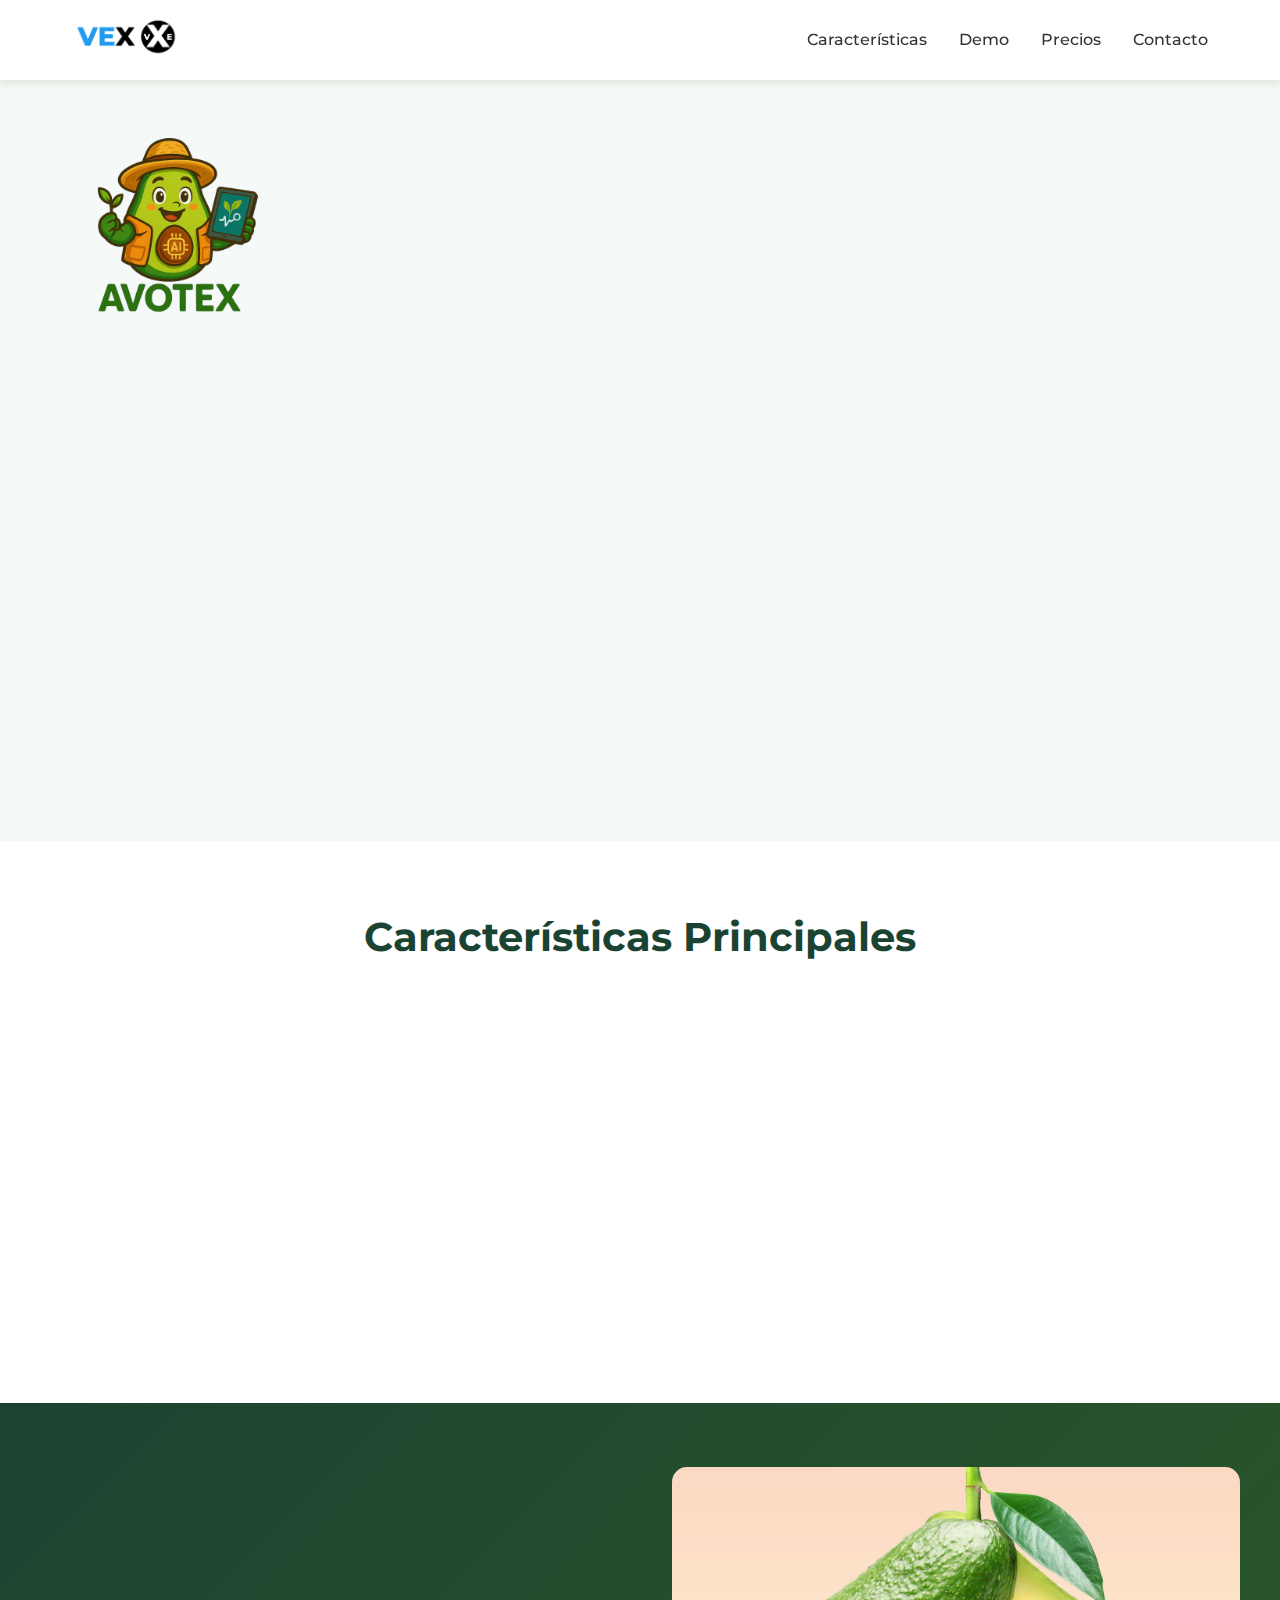
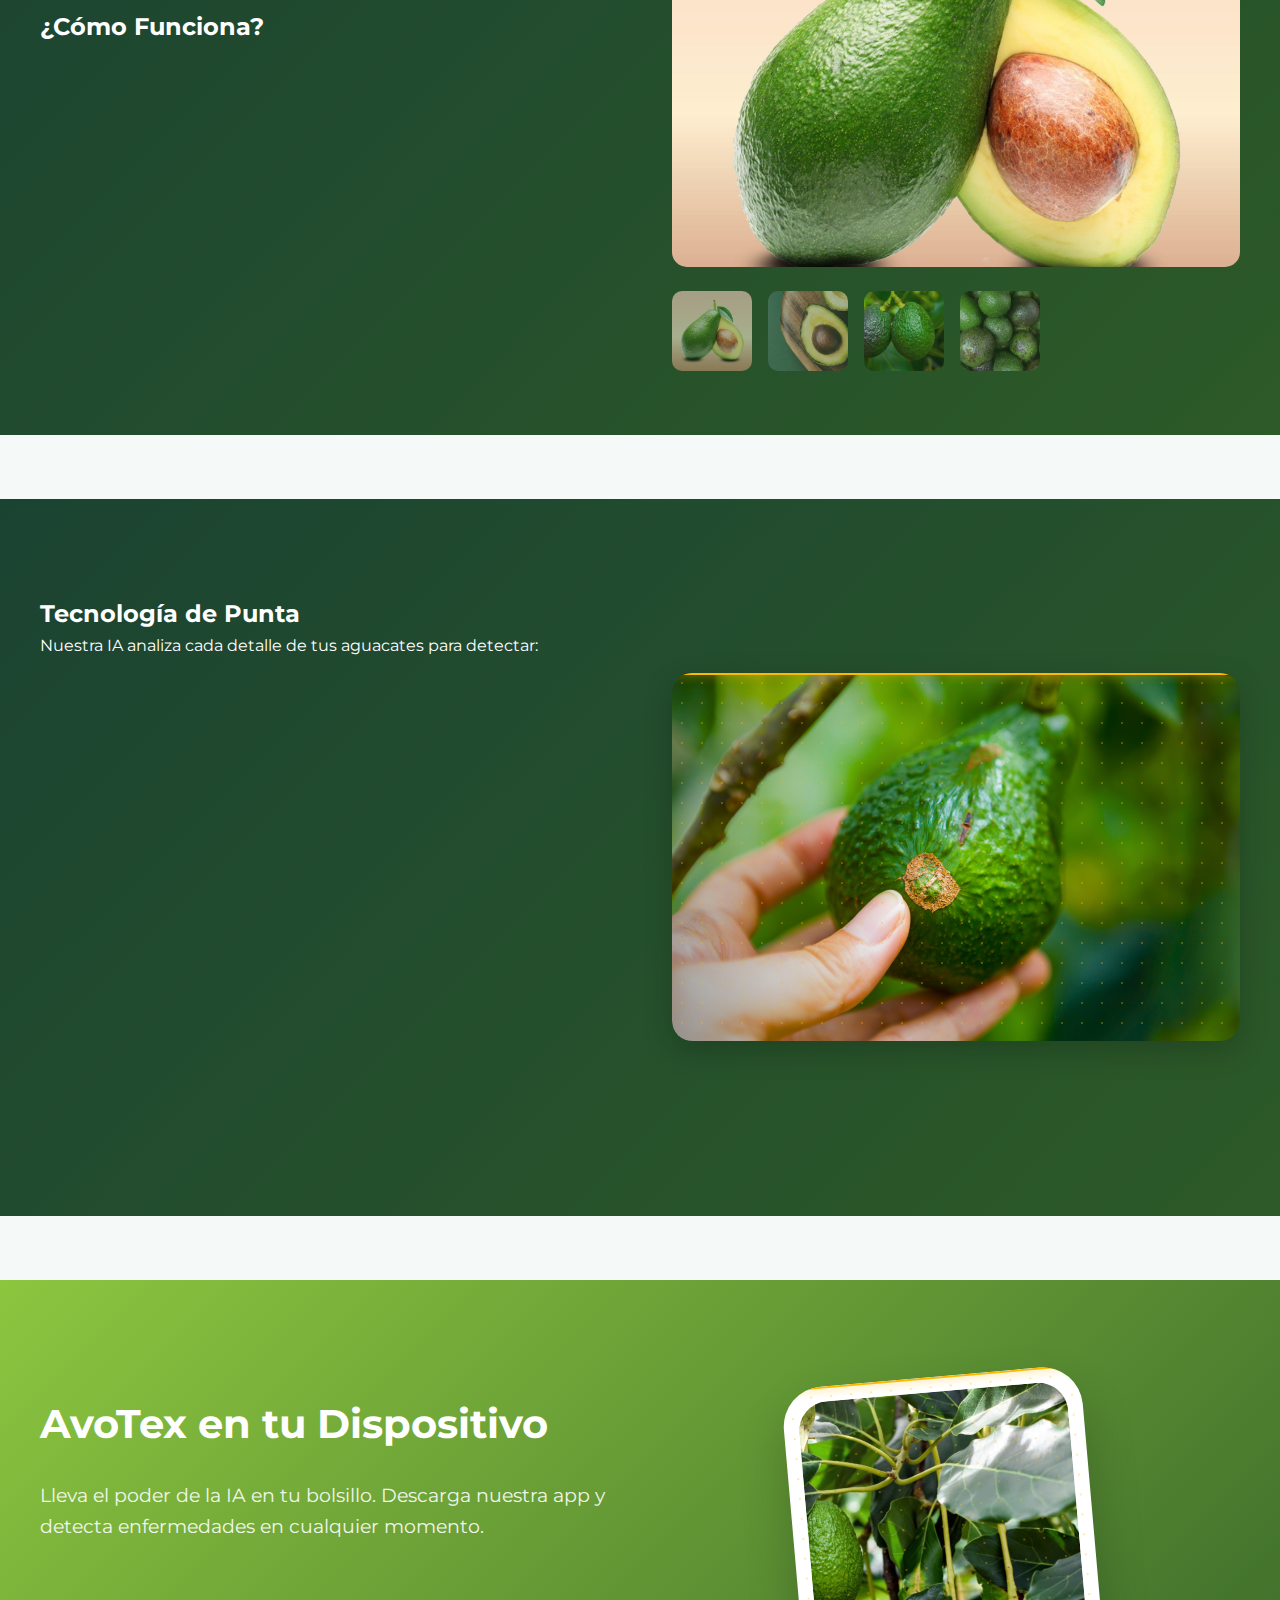
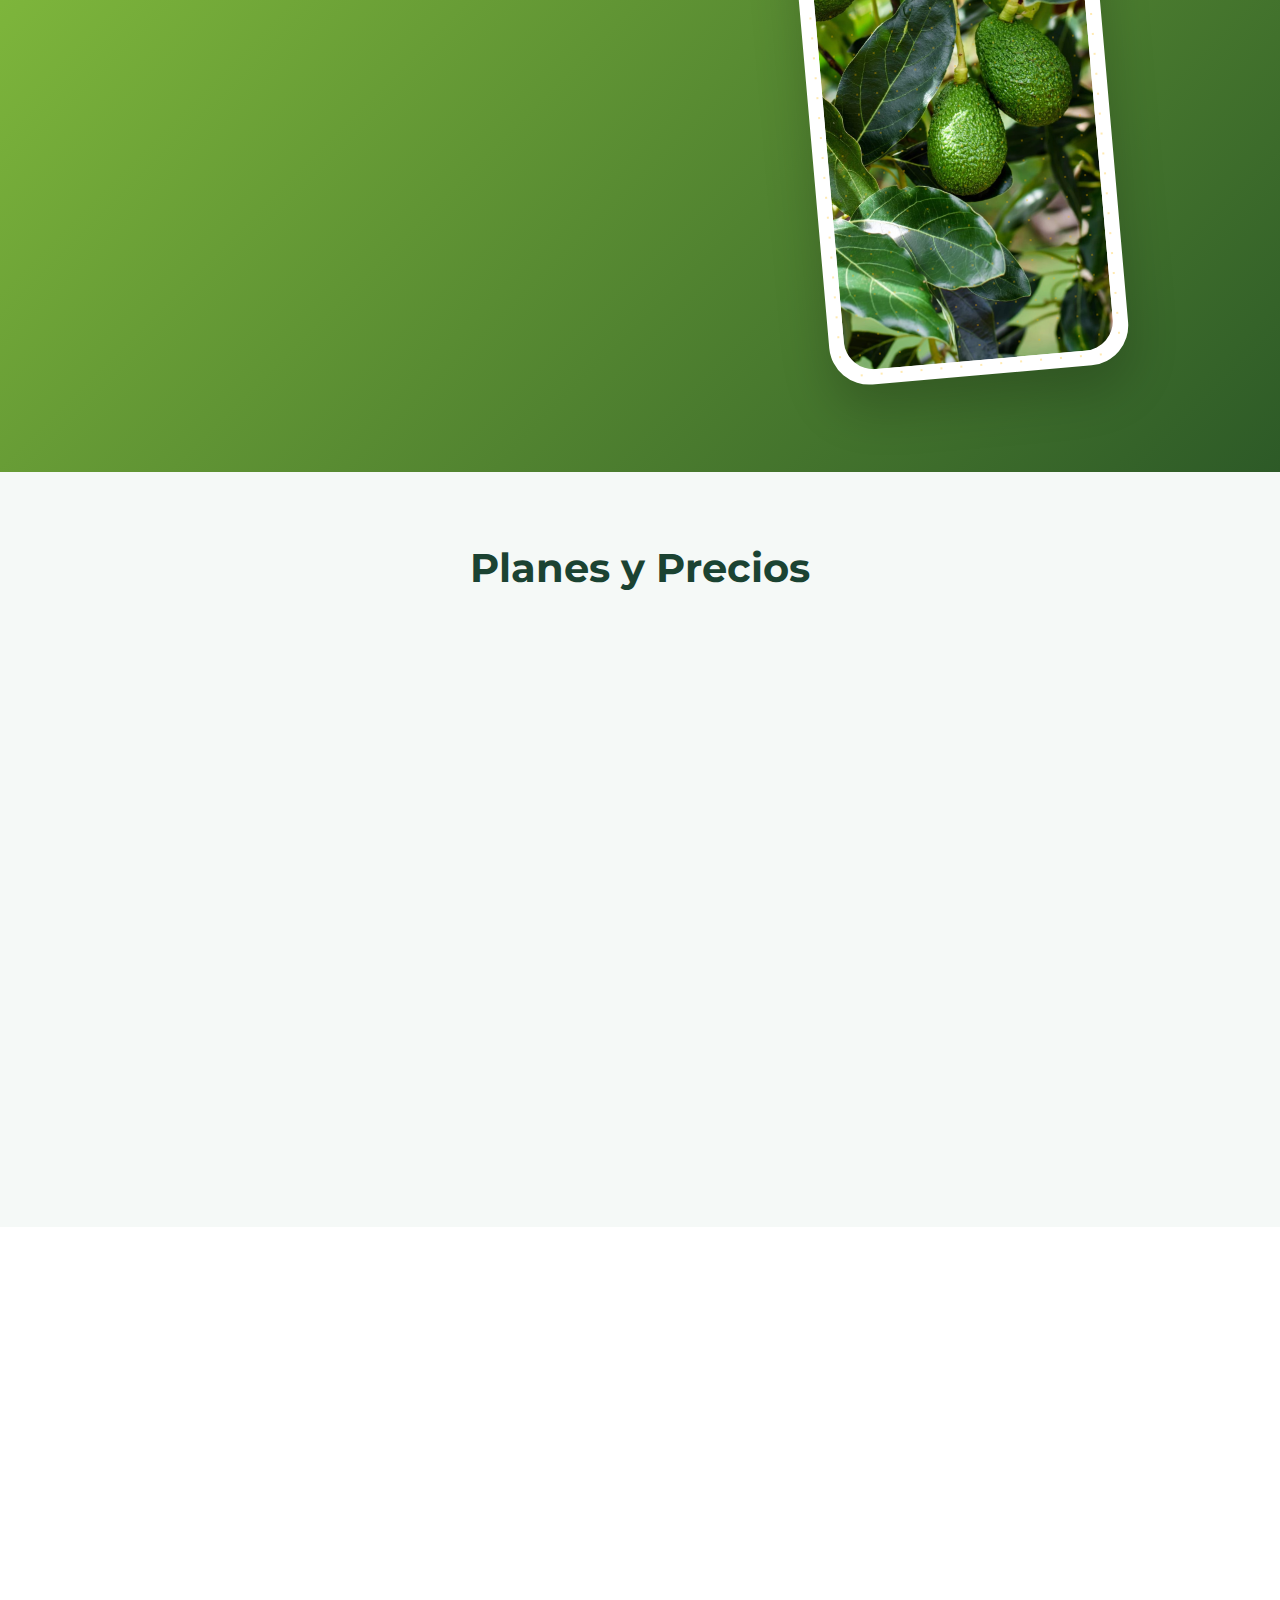
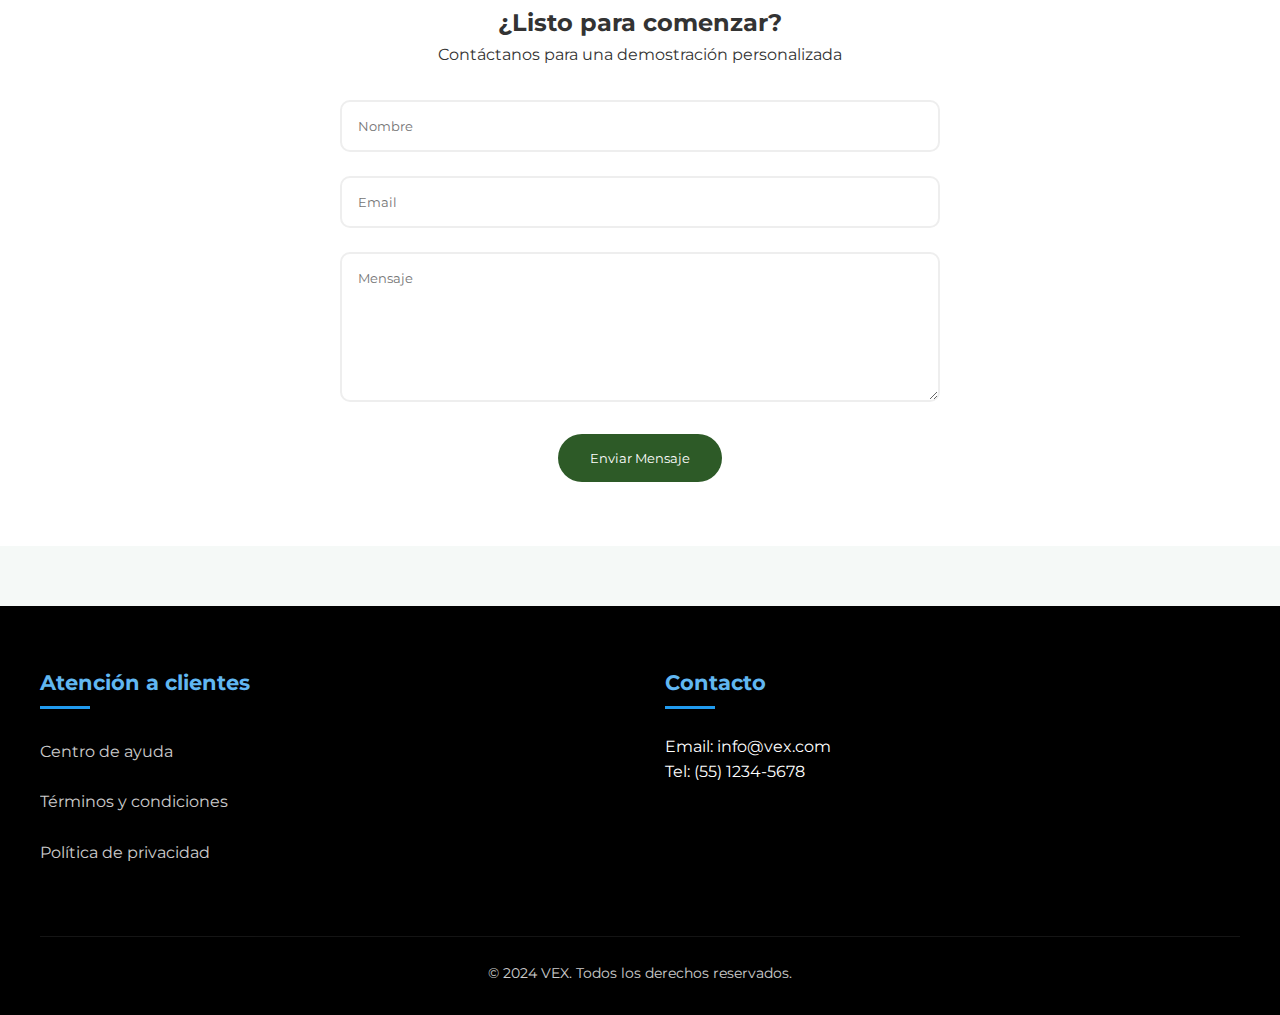
<file: avotex.html>
<!DOCTYPE html>
<html lang="es">
<head>
    <meta charset="UTF-8">
    <meta name="viewport" content="width=device-width, initial-scale=1.0">
    <title>AvoTex - Detección Inteligente de Enfermedades en Aguacates</title>
    <link rel="stylesheet" href="avotex.css">
    <link href="https://fonts.googleapis.com/css2?family=Montserrat:wght@300;400;500;600;700&display=swap" rel="stylesheet">
</head>
<body>
    <nav class="navbar">
        <div class="nav-container">
            <a href="index.html">
                <img src="images/v3333_3.png" alt="VEX Logo" class="logo">
            </a>
            <div class="nav-links">
                <a href="#features">Características</a>
                <a href="#demo">Demo</a>
                <a href="#pricing">Precios</a>
                <a href="#contact" class="contact-btn">Contacto</a>
            </div>
        </div>
    </nav>

    <section class="hero">
        <div class="hero-content">
            <img src="images/AvotexLogo.png" alt="AvoTex Logo" class="avotex-logo">
            <h1 class="animate-text">Protege tus Cultivos con Inteligencia Artificial</h1>
            <p class="animate-text-delay">Detecta enfermedades y plagas en tus aguacates al instante utilizando tecnología de vanguardia</p>
            <div class="hero-buttons animate-text-delay">
                <a href="#demo" class="primary-btn">Ver Demo</a>
                <a href="#pricing" class="secondary-btn">Planes y Precios</a>
            </div>
        </div>
        <div class="hero-image animate-fade-in">
            <img src="images/avocado-2115922.jpg" alt="Aguacate Saludable">
        </div>
    </section>

    <section id="features" class="features">
        <h2>Características Principales</h2>
        <div class="features-grid">
            <div class="feature-card">
                <div class="feature-icon">🔍</div>
                <h3>Detección Instantánea</h3>
                <p>Escanea y obtén resultados en segundos sobre el estado de salud de tus aguacates.</p>
            </div>
            <div class="feature-card">
                <div class="feature-icon">🤖</div>
                <h3>IA Avanzada</h3>
                <p>Algoritmos entrenados con miles de imágenes para una detección precisa.</p>
            </div>
            <div class="feature-card">
                <div class="feature-icon">📊</div>
                <h3>Análisis Detallado</h3>
                <p>Reportes completos con recomendaciones de tratamiento.</p>
            </div>
            <div class="feature-card">
                <div class="feature-icon">📱</div>
                <h3>Uso Offline</h3>
                <p>Funciona sin conexión a internet en tu huerta.</p>
            </div>
        </div>
    </section>

    <section id="demo" class="demo">
        <div class="demo-content">
            <div class="demo-info">
                <h2>¿Cómo Funciona?</h2>
                <div class="demo-steps">
                    <div class="step">
                        <span class="step-number">1</span>
                        <p>Apunta la cámara de tu tablet al aguacate</p>
                    </div>
                    <div class="step">
                        <span class="step-number">2</span>
                        <p>La IA analiza la imagen en tiempo real</p>
                    </div>
                    <div class="step">
                        <span class="step-number">3</span>
                        <p>Recibe diagnóstico y recomendaciones</p>
                    </div>
                </div>
            </div>
            <div class="demo-gallery">
                <div class="gallery-container">
                    <img src="images/avocado-6179050.jpg" alt="Aguacate Sano" class="gallery-main">
                    <div class="gallery-thumbs">
                        <img src="images/avocado-6179050.jpg" alt="Aguacate Sano" class="thumb">
                        <img src="images/aguacate-maduro.jpg" alt="Aguacate Maduro" class="thumb">
                        <img src="images/enfermedad-aguacate (1).jpg" alt="Aguacate con Enfermedad" class="thumb">
                        <img src="images/Apertura-4-896x504.jpg" alt="Cultivo de Aguacates" class="thumb">
                    </div>
                </div>
            </div>
        </div>
    </section>

    <section id="ai-detection" class="ai-detection">
        <div class="ai-content">
            <div class="ai-text">
                <h2>Tecnología de Punta</h2>
                <p>Nuestra IA analiza cada detalle de tus aguacates para detectar:</p>
                <ul class="detection-list">
                    <li>
                        <span class="detection-icon">🦠</span>
                        <span class="detection-text">Enfermedades Fúngicas</span>
                    </li>
                    <li>
                        <span class="detection-icon">🐛</span>
                        <span class="detection-text">Plagas Comunes</span>
                    </li>
                    <li>
                        <span class="detection-icon">🌱</span>
                        <span class="detection-text">Deficiencias Nutricionales</span>
                    </li>
                    <li>
                        <span class="detection-icon">💧</span>
                        <span class="detection-text">Problemas de Riego</span>
                    </li>
                </ul>
            </div>
            <div class="ai-visual">
                <div class="scan-animation">
                    <img src="images/mediaworks-13.png" alt="Aguacate Análisis" class="scan-image">
                    <div class="scan-line"></div>
                    <div class="scan-dots"></div>
                </div>
            </div>
        </div>
    </section>

    <section class="mobile-app">
        <div class="app-content">
            <div class="app-info">
                <h2>AvoTex en tu Dispositivo</h2>
                <p>Lleva el poder de la IA en tu bolsillo. Descarga nuestra app y detecta enfermedades en cualquier momento.</p>
                <ul class="app-features">
                    <li>
                        <span class="app-feature-icon">📱</span>
                        <span>Interfaz intuitiva y fácil de usar</span>
                    </li>
                    <li>
                        <span class="app-feature-icon">🔄</span>
                        <span>Sincronización en tiempo real</span>
                    </li>
                    <li>
                        <span class="app-feature-icon">📊</span>
                        <span>Reportes detallados en PDF</span>
                    </li>
                    <li>
                        <span class="app-feature-icon">🌐</span>
                        <span>Funciona sin conexión</span>
                    </li>
                </ul>
            </div>
            <div class="app-showcase">
                <div class="phone-mockup">
                    <img src="images/shutterstock_1112052245-AGUACATES-ARBOL-min-scaled.jpg" alt="AvoTex App Interface" class="app-screenshot">
                    <div class="scan-animation-mobile">
                        <div class="scan-line"></div>
                        <div class="scan-dots"></div>
                    </div>
                </div>
            </div>
        </div>
    </section>

    <section id="pricing" class="pricing">
        <h2>Planes y Precios</h2>
        <div class="pricing-grid">
            <div class="pricing-card">
                <h3>Plan Básico</h3>
                <div class="price">$999<span>/mes</span></div>
                <ul class="features-list">
                    <li>Hasta 1000 escaneos mensuales</li>
                    <li>Detección de 5 enfermedades comunes</li>
                    <li>Soporte por email</li>
                    <li>Actualizaciones de la app</li>
                </ul>
                <button class="buy-btn">Comenzar</button>
            </div>
            <div class="pricing-card featured">
                <div class="featured-tag">Más Popular</div>
                <h3>Plan Pro</h3>
                <div class="price">$1,999<span>/mes</span></div>
                <ul class="features-list">
                    <li>Escaneos ilimitados</li>
                    <li>Detección de todas las enfermedades</li>
                    <li>Soporte prioritario 24/7</li>
                    <li>Reportes avanzados</li>
                    <li>Acceso a nuevas características</li>
                </ul>
                <button class="buy-btn primary">Comenzar</button>
            </div>
            <div class="pricing-card">
                <h3>Plan Empresarial</h3>
                <div class="price">Personalizado</div>
                <ul class="features-list">
                    <li>Solución a medida</li>
                    <li>API personalizada</li>
                    <li>Soporte dedicado</li>
                    <li>Capacitación personal</li>
                </ul>
                <button class="buy-btn">Contactar</button>
            </div>
        </div>
    </section>

    <section id="stats" class="stats">
        <div class="stats-container">
            <div class="stat-item">
                <div class="stat-number" data-target="95">0</div>
                <div class="stat-label">% de Precisión</div>
            </div>
            <div class="stat-item">
                <div class="stat-number" data-target="1000">0</div>
                <div class="stat-label">+ Huertas Protegidas</div>
            </div>
            <div class="stat-item">
                <div class="stat-number" data-target="24">0</div>
                <div class="stat-label">Enfermedades Detectadas</div>
            </div>
        </div>
    </section>

    <section id="contact" class="contact">
        <div class="contact-content">
            <h2>¿Listo para comenzar?</h2>
            <p>Contáctanos para una demostración personalizada</p>
            <form id="contactForm" class="contact-form">
                <div class="form-group">
                    <input type="text" id="name" required placeholder="Nombre">
                </div>
                <div class="form-group">
                    <input type="email" id="email" required placeholder="Email">
                </div>
                <div class="form-group">
                    <textarea id="message" required placeholder="Mensaje"></textarea>
                </div>
                <button type="submit" class="submit-btn">Enviar Mensaje</button>
            </form>
        </div>
    </section>
    
    <footer class="footer">
        <div class="footer-content">
            <div class="footer-section">
                <h3>Atención a clientes</h3>
                <ul>
                    <li><a href="#">Centro de ayuda</a></li>
                    <li><a href="#">Términos y condiciones</a></li>
                    <li><a href="#">Política de privacidad</a></li>
                </ul>
            </div>
            <div class="footer-section">
                <h3>Contacto</h3>
                <p>Email: info@vex.com</p>
                <p>Tel: (55) 1234-5678</p>
            </div>
        </div>
        <div class="footer-bottom">
            <p>&copy; 2024 VEX. Todos los derechos reservados.</p>
        </div>
    </footer>

    

    <script src="avotex.js"></script>
</body>
</html>
</file>
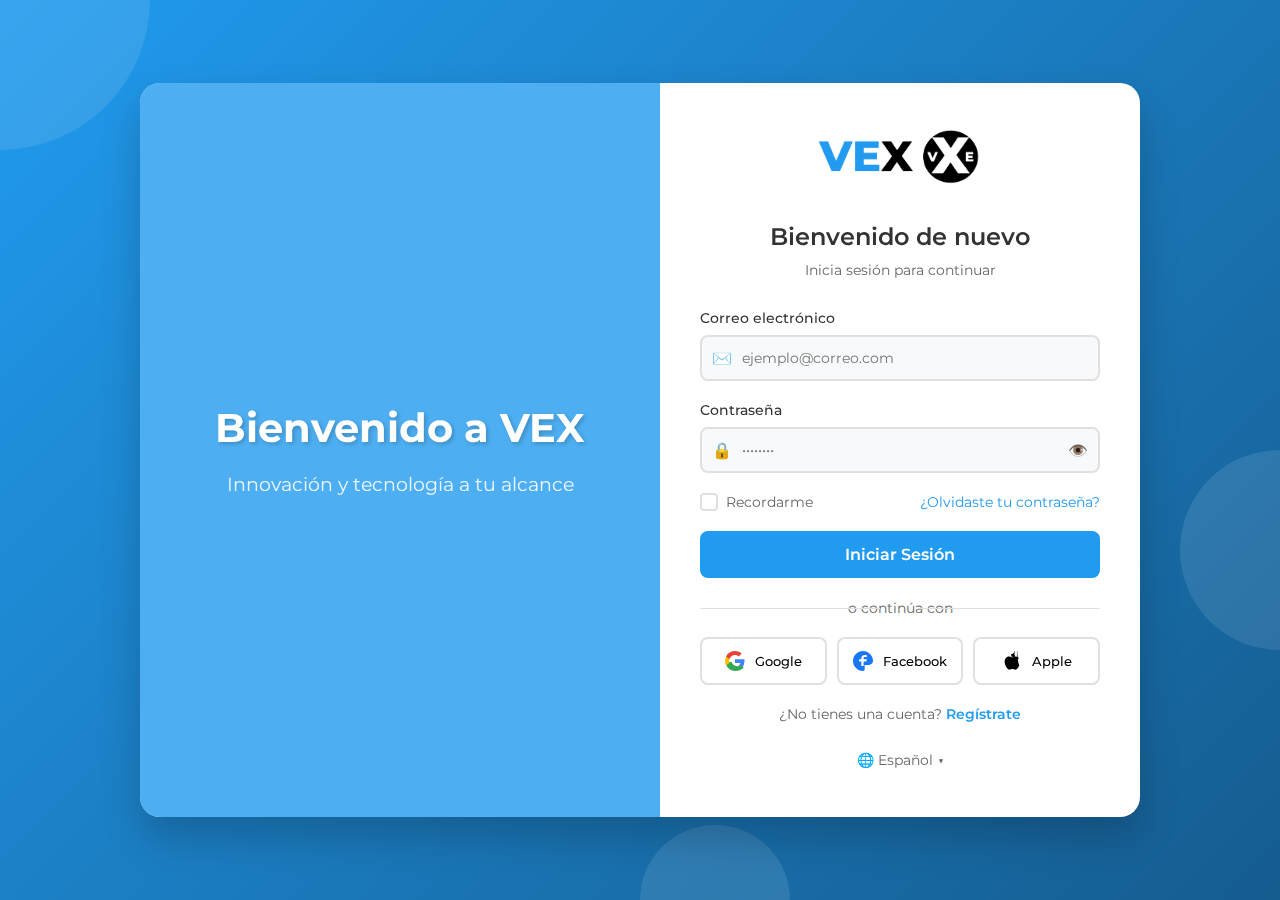
<file: login.html>
<!DOCTYPE html>
<html lang="en">
<head>
    <meta charset="UTF-8">
    <meta name="viewport" content="width=device-width, initial-scale=1.0">
    <title>VEX - Login</title>
    <link rel="stylesheet" href="login.css">
    <link rel="preconnect" href="https://fonts.googleapis.com">
    <link rel="preconnect" href="https://fonts.gstatic.com" crossorigin>
    <link href="https://fonts.googleapis.com/css2?family=Montserrat:wght@300;400;500;600;700&display=swap" rel="stylesheet">
</head>
<body>
    <div class="background-shapes">
        <div class="shape shape-1"></div>
        <div class="shape shape-2"></div>
        <div class="shape shape-3"></div>
    </div>
    
    <div class="container">
        <div class="login-container">
            <div class="side-image">
                <div class="overlay">
                    <h2>Bienvenido a VEX</h2>
                    <p>Innovación y tecnología a tu alcance</p>
                </div>
            </div>
            <div class="login-content">
                <div class="logo-container">
                    <img src="images/v3333_3.png" alt="VEX Logo" class="logo">
                </div>
                <h1>Bienvenido de nuevo</h1>
                <p class="subtitle">Inicia sesión para continuar</p>
                
                <form class="login-form">
                    <div class="form-group">
                        <label for="email">Correo electrónico</label>
                        <div class="input-container">
                            <span class="input-icon">✉️</span>
                            <input type="email" id="email" placeholder="ejemplo@correo.com" required>
                            <span class="focus-border"></span>
                        </div>
                    </div>
                    
                    <div class="form-group">
                        <label for="password">Contraseña</label>
                        <div class="input-container">
                            <span class="input-icon">🔒</span>
                            <input type="password" id="password" placeholder="••••••••" required>
                            <button type="button" class="toggle-password">👁️</button>
                            <span class="focus-border"></span>
                        </div>
                    </div>
                    
                    <div class="options-group">
                        <label class="remember-me">
                            <input type="checkbox">
                            <span class="custom-checkbox"></span>
                            Recordarme
                        </label>
                        <a href="#" class="forgot-password">¿Olvidaste tu contraseña?</a>
                    </div>
                    
                    <button type="submit" class="login-button">
                        <span>Iniciar Sesión</span>
                        <div class="button-loader"></div>
                    </button>
                </form>
                
                <div class="divider">
                    <span>o continúa con</span>
                </div>
                
                <div class="social-login">
                    <button class="social-button google">
                        <img src="[data-uri]" alt="Google">
                        Google
                    </button>
                    <button class="social-button facebook">
                        <img src="[data-uri]" alt="Facebook">
                        Facebook
                    </button>
                    <button class="social-button apple">
                        <img src="[data-uri]" alt="Apple">
                        Apple
                    </button>
                </div>
                
                <p class="signup-text">
                    ¿No tienes una cuenta? <a href="#" class="signup-link">Regístrate</a>
                </p>

                <div class="language-selector">
                    <button class="language-button">
                        🌐 Español
                        <span class="arrow">▼</span>
                    </button>
                </div>
            </div>
        </div>
    </div>
</body>
</html>
</file>
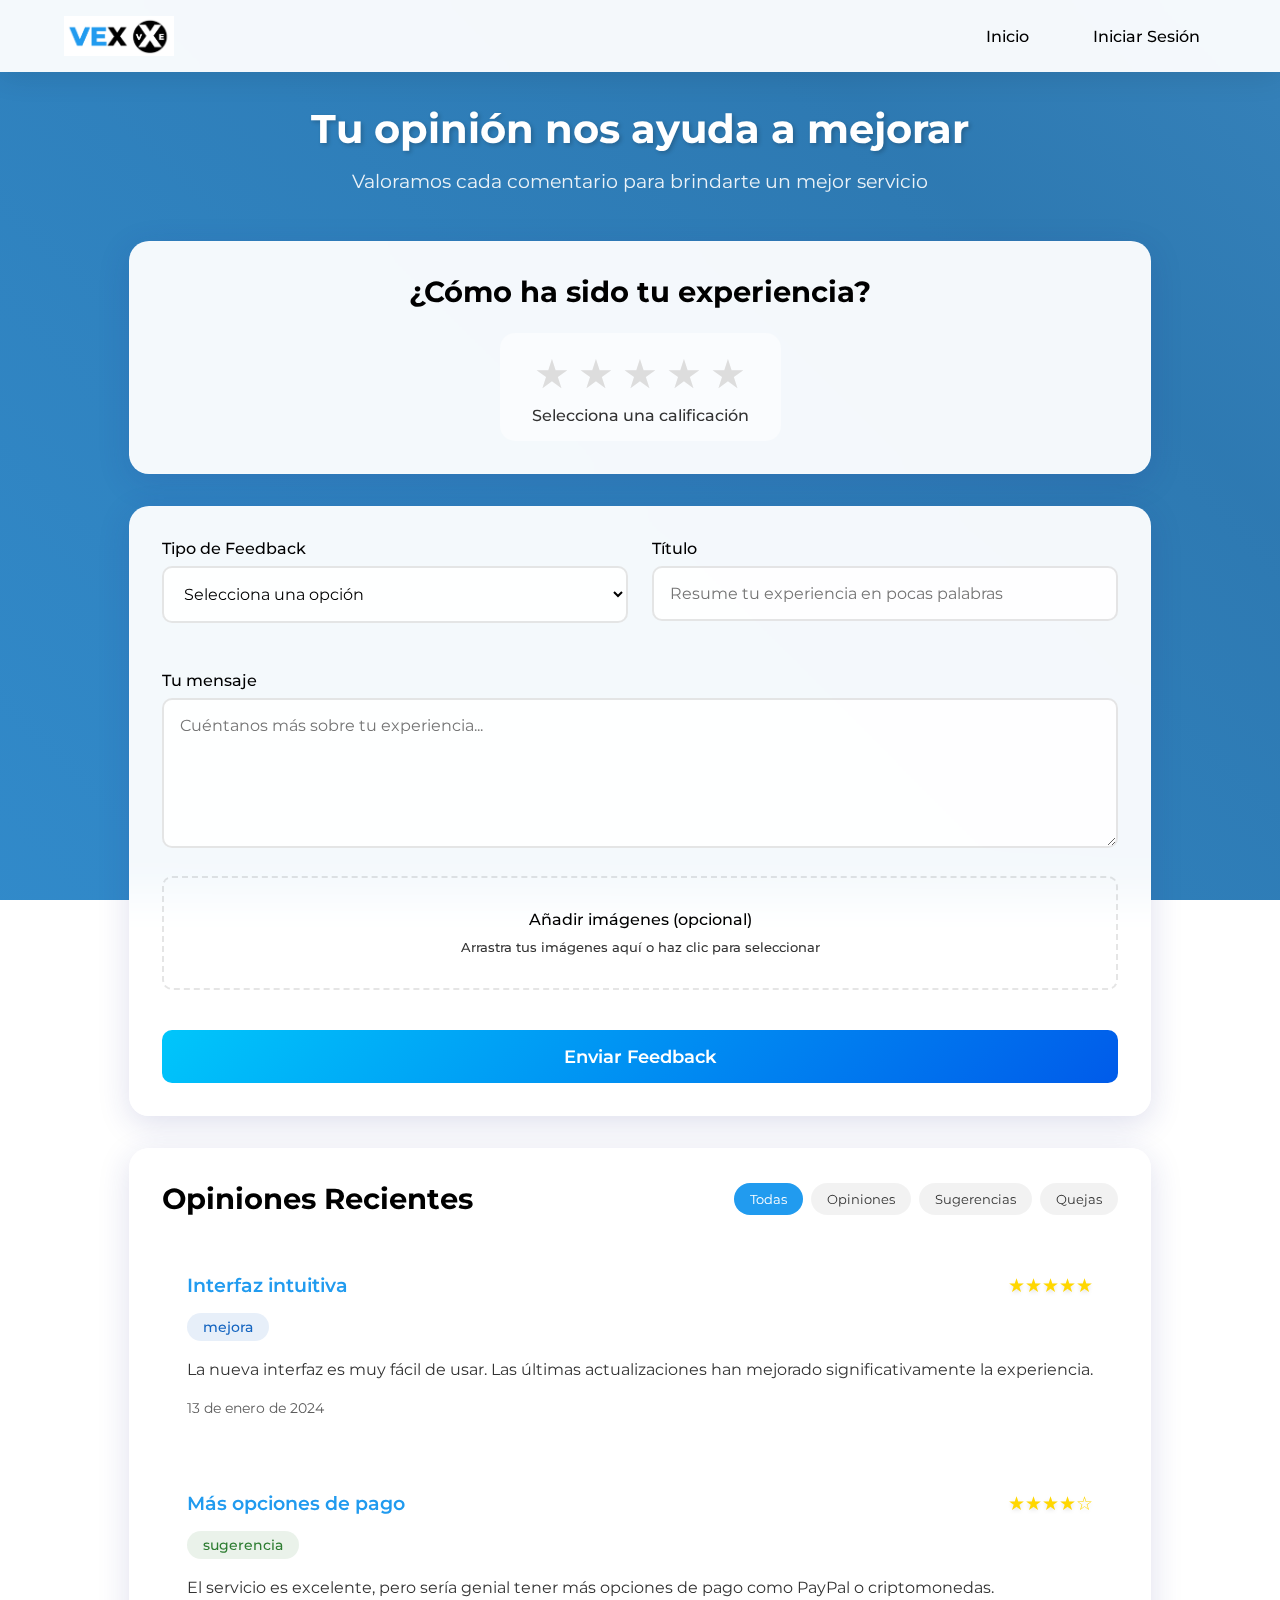
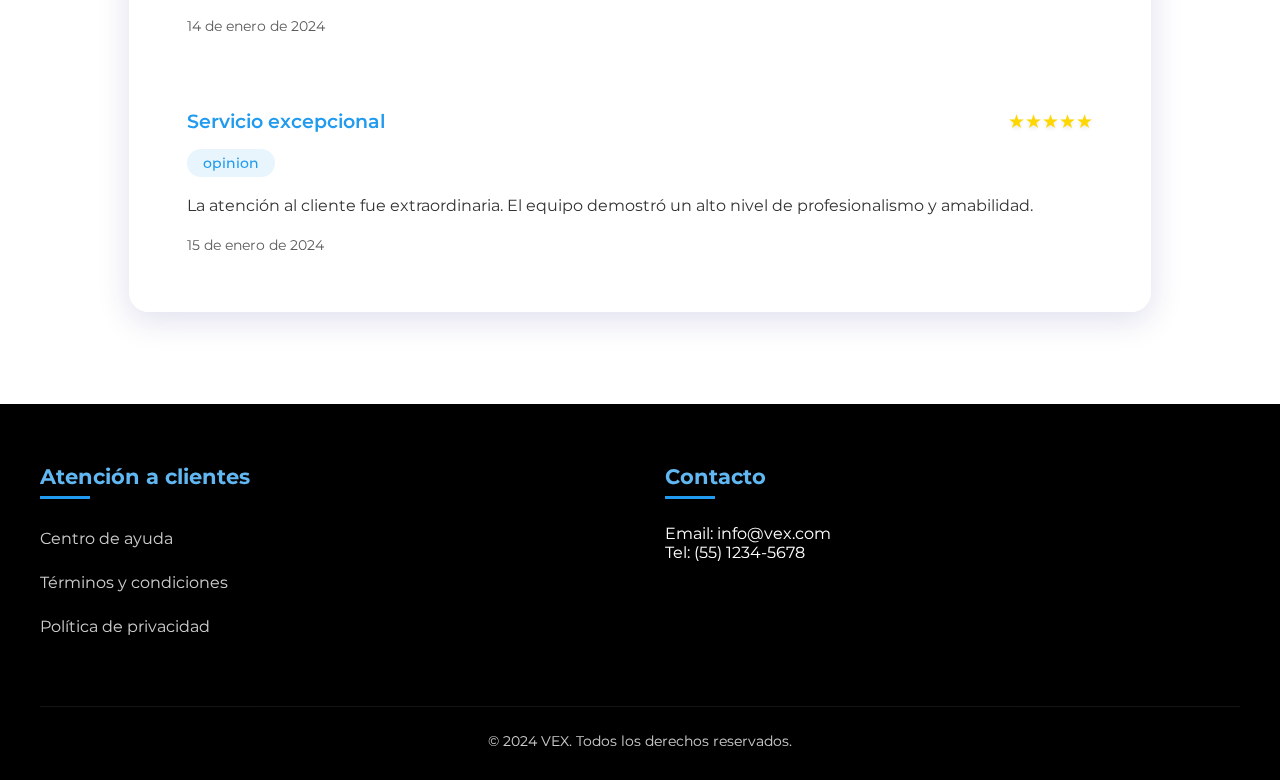
<file: opiniones.html>
<!DOCTYPE html>
<html lang="es">
<head>
    <meta charset="UTF-8">
    <meta name="viewport" content="width=device-width, initial-scale=1.0">
    <title>VEX - Opiniones</title>
    <link rel="stylesheet" href="opiniones.css">
    <link href="https://fonts.googleapis.com/css2?family=Montserrat:wght@300;400;500;600;700&display=swap" rel="stylesheet">
</head>
<body>
    <div class="background-animation"></div>
    
    <header>
        <nav class="nav-container">
            <a href="index.html" class="logo-link">
                <img src="images/v3333_3.png" alt="VEX Logo" class="logo">
            </a>
            <div class="nav-links">
                <a href="index.html">Inicio</a>
                <a href="login.html" id="loginBtn">Iniciar Sesión</a>
            </div>
        </nav>
    </header>

    <main class="feedback-container">
        <div class="page-header">
            <h1>Tu opinión nos ayuda a mejorar</h1>
            <p class="subtitle">Valoramos cada comentario para brindarte un mejor servicio</p>
        </div>
        
        <div class="rating-section">
            <h2>¿Cómo ha sido tu experiencia?</h2>
            <div class="stars-container">
                <div class="stars">
                    <span class="star" data-rating="1">★</span>
                    <span class="star" data-rating="2">★</span>
                    <span class="star" data-rating="3">★</span>
                    <span class="star" data-rating="4">★</span>
                    <span class="star" data-rating="5">★</span>
                </div>
                <p class="rating-text">Selecciona una calificación</p>
            </div>
        </div>

        <form id="feedbackForm" class="feedback-form">
            <div class="form-grid">
                <div class="form-group">
                    <label for="feedbackType">Tipo de Feedback</label>
                    <select id="feedbackType" required>
                        <option value="">Selecciona una opción</option>
                        <option value="opinion">Opinión General</option>
                        <option value="sugerencia">Sugerencia</option>
                        <option value="queja">Queja</option>
                        <option value="mejora">Propuesta de Mejora</option>
                    </select>
                </div>

                <div class="form-group">
                    <label for="feedbackTitle">Título</label>
                    <input type="text" id="feedbackTitle" placeholder="Resume tu experiencia en pocas palabras" required>
                </div>
            </div>

            <div class="form-group">
                <label for="feedbackMessage">Tu mensaje</label>
                <textarea id="feedbackMessage" placeholder="Cuéntanos más sobre tu experiencia..." required></textarea>
            </div>

            <div class="form-group">
                <label for="feedbackImages" class="file-upload-label">
                    <span>Añadir imágenes (opcional)</span>
                    <small>Arrastra tus imágenes aquí o haz clic para seleccionar</small>
                </label>
                <input type="file" id="feedbackImages" accept="image/*" multiple class="file-upload-input">
                <div id="imagePreview" class="image-preview"></div>
            </div>

            <button type="submit" class="submit-btn">
                <span>Enviar Feedback</span>
                <div class="submit-btn-bg"></div>
            </button>
        </form>

        <section class="recent-feedback">
            <div class="section-header">
                <h2>Opiniones Recientes</h2>
                <div class="feedback-filters">
                    <button class="filter-btn active" data-filter="all">Todas</button>
                    <button class="filter-btn" data-filter="opinion">Opiniones</button>
                    <button class="filter-btn" data-filter="sugerencia">Sugerencias</button>
                    <button class="filter-btn" data-filter="queja">Quejas</button>
                </div>
            </div>
            <div id="feedbackList" class="feedback-list"></div>
        </section>
    </main>

    <footer class="footer">
        <div class="footer-content">
            <div class="footer-section">
                <h3>Atención a clientes</h3>
                <ul>
                    <li><a href="#">Centro de ayuda</a></li>
                    <li><a href="#">Términos y condiciones</a></li>
                    <li><a href="#">Política de privacidad</a></li>
                </ul>
            </div>
            <div class="footer-section">
                <h3>Contacto</h3>
                <p>Email: info@vex.com</p>
                <p>Tel: (55) 1234-5678</p>
            </div>
        </div>
        <div class="footer-bottom">
            <p>&copy; 2024 VEX. Todos los derechos reservados.</p>
        </div>
    </footer>

    <script src="opiniones.js"></script>
</body>
</html>
</file>
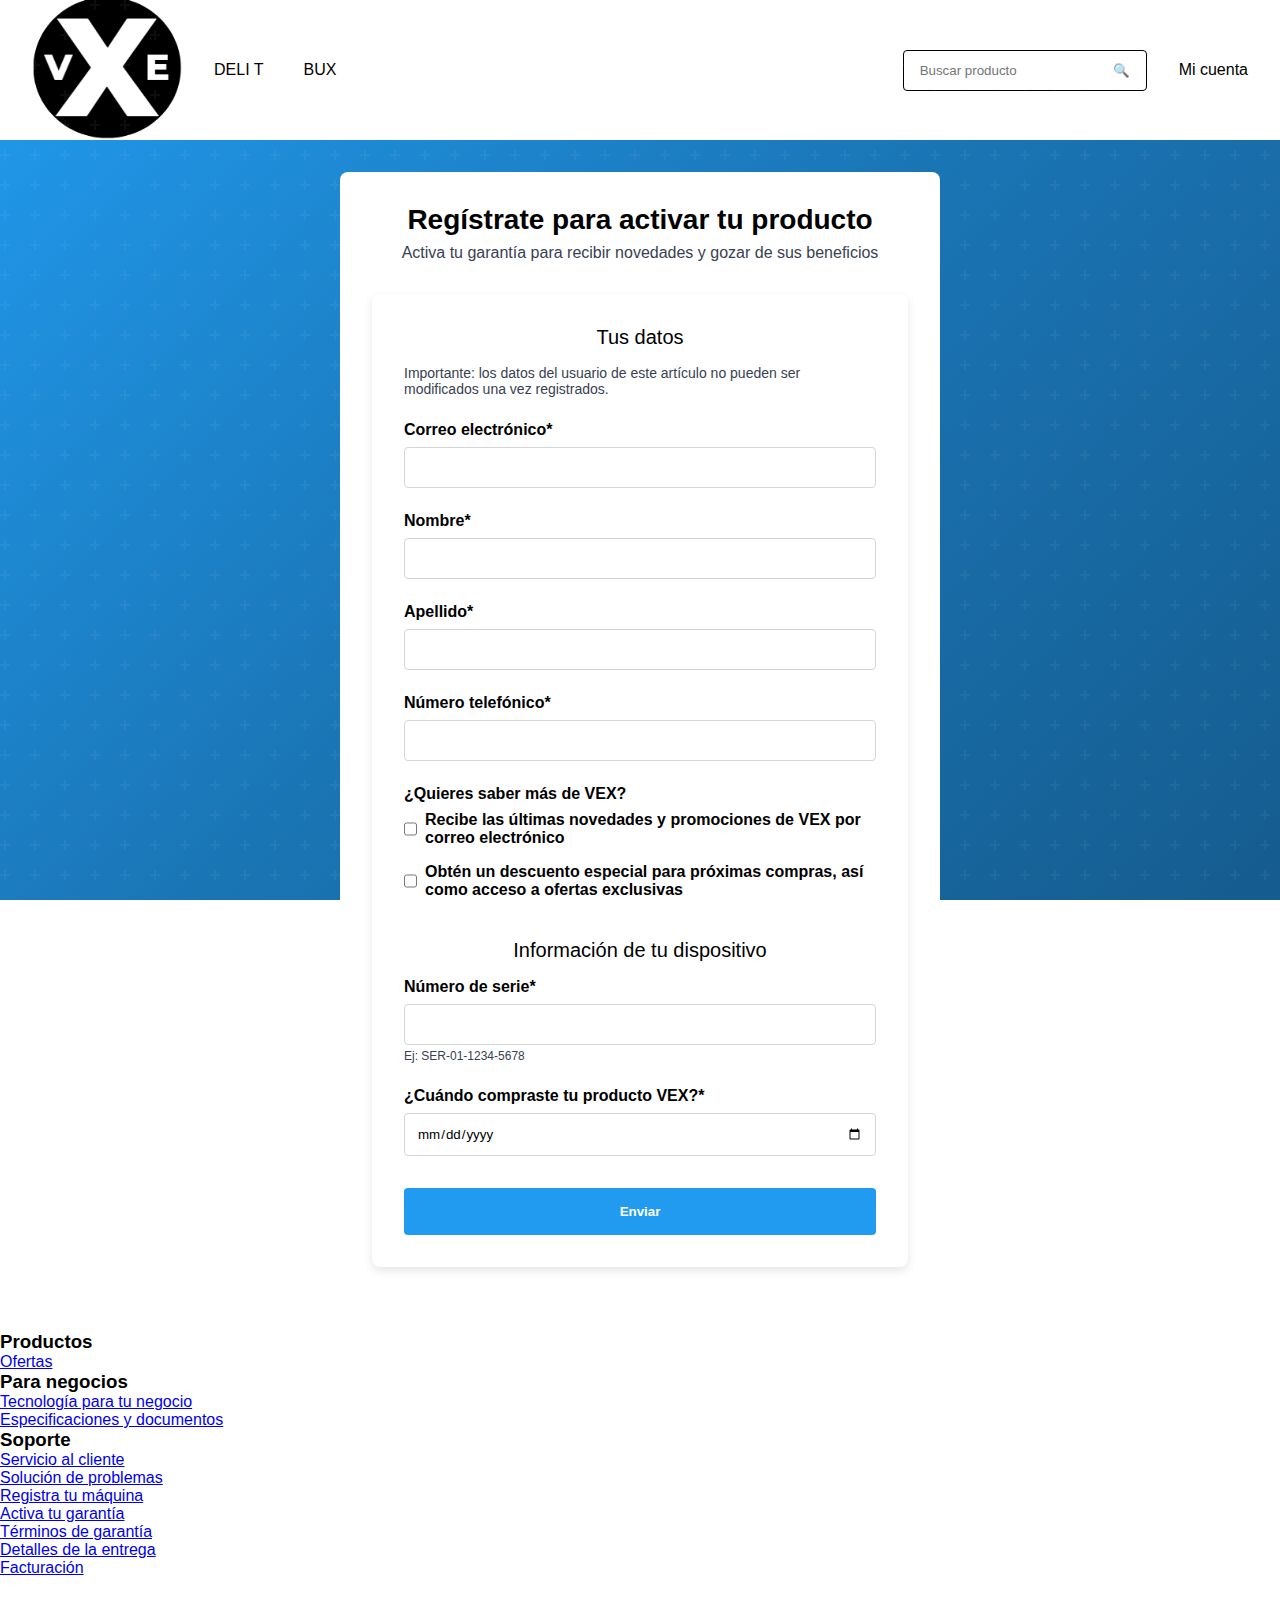
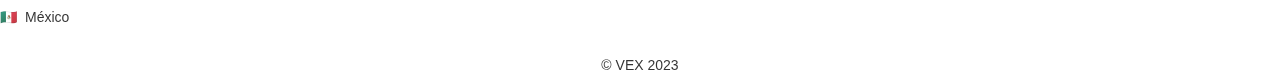
<file: register.html>
<!DOCTYPE html>
<html lang="es">
<head>
    <meta charset="UTF-8">
    <meta name="viewport" content="width=device-width, initial-scale=1.0">
    <title>VEX - Registro de Producto</title>
    <link rel="stylesheet" href="styleR.css">
</head>
<body>
    <header>
        <nav class="main-nav">
            <div class="nav-left">
                <a href="/">
                    <img src="images/vex logo final2.png" alt="VEX Logo" class="logo">
                </a>
                <div class="nav-products">
                    <a href="#" class="nav-link">DELI T</a>
                    <a href="#" class="nav-link">BUX</a>
                </div>
            </div>
            <div class="nav-right">
                <div class="search-bar">
                    <input type="search" placeholder="Buscar producto">
                    <button type="submit">🔍</button>
                </div>
                <a href="#" class="nav-link">Mi cuenta</a>
            </div>
        </nav>
    </header>

    <main class="registration-container">
        <h1>Regístrate para activar tu producto</h1>
        <p class="subtitle">Activa tu garantía para recibir novedades y gozar de sus beneficios</p>

        <form class="registration-form">
            <section class="form-section">
                <h2>Tus datos</h2>
                <p class="form-note">Importante: los datos del usuario de este artículo no pueden ser modificados una vez registrados.</p>

                <div class="form-group">
                    <label for="email">Correo electrónico*</label>
                    <input type="email" id="email" required>
                </div>

                <div class="form-group">
                    <label for="name">Nombre*</label>
                    <input type="text" id="name" required>
                </div>

                <div class="form-group">
                    <label for="lastname">Apellido*</label>
                    <input type="text" id="lastname" required>
                </div>

                <div class="form-group">
                    <label for="phone">Número telefónico*</label>
                    <input type="tel" id="phone" required>
                </div>

                <div class="form-group">
                    <label>¿Quieres saber más de VEX?</label>
                    <div class="checkbox-group">
                        <label>
                            <input type="checkbox" name="updates">
                            Recibe las últimas novedades y promociones de VEX por correo electrónico
                        </label>
                        <label>
                            <input type="checkbox" name="offers">
                            Obtén un descuento especial para próximas compras, así como acceso a ofertas exclusivas
                        </label>
                    </div>
                </div>
            </section>

            <section class="form-section">
                <h2>Información de tu dispositivo</h2>
                <div class="form-group">
                    <label for="serial">Número de serie*</label>
                    <input type="text" id="serial" required>
                    <small>Ej: SER-01-1234-5678</small>
                </div>

                <div class="form-group">
                    <label for="purchase-date">¿Cuándo compraste tu producto VEX?*</label>
                    <input type="date" id="purchase-date" required>
                </div>
            </section>

            <button type="submit" class="submit-btn">Enviar</button>
        </form>
    </main>

    <footer>
        <div class="footer-content">
            <div class="footer-section">
                <h3>Productos</h3>
                <ul>
                    <li><a href="#">Ofertas</a></li>
                </ul>
            </div>
            <div class="footer-section">
                <h3>Para negocios</h3>
                <ul>
                    <li><a href="#">Tecnología para tu negocio</a></li>
                    <li><a href="#">Especificaciones y documentos</a></li>
                </ul>
            </div>
            <div class="footer-section">
                <h3>Soporte</h3>
                <ul>
                    <li><a href="#">Servicio al cliente</a></li>
                    <li><a href="#">Solución de problemas</a></li>
                    <li><a href="#">Registra tu máquina</a></li>
                    <li><a href="#">Activa tu garantía</a></li>
                    <li><a href="#">Términos de garantía</a></li>
                    <li><a href="#">Detalles de la entrega</a></li>
                    <li><a href="#">Facturación</a></li>
                </ul>
            </div>
        </div>
        <div class="footer-bottom">
            <div class="footer-links">
                <a href="#">Aviso de privacidad</a>
                <a href="#">Términos y condiciones</a>
                <a href="#">Términos de uso del sitio web</a>
                <a href="#">Política de cookies</a>
            </div>
            <div class="region-selector">
                <span>🇲🇽</span>
                <span>México</span>
                <button>Cambiar el idioma o región</button>
            </div>
            <div class="copyright">
                © VEX 2023
            </div>
        </div>
    </footer>
</body>
</html>
</file>
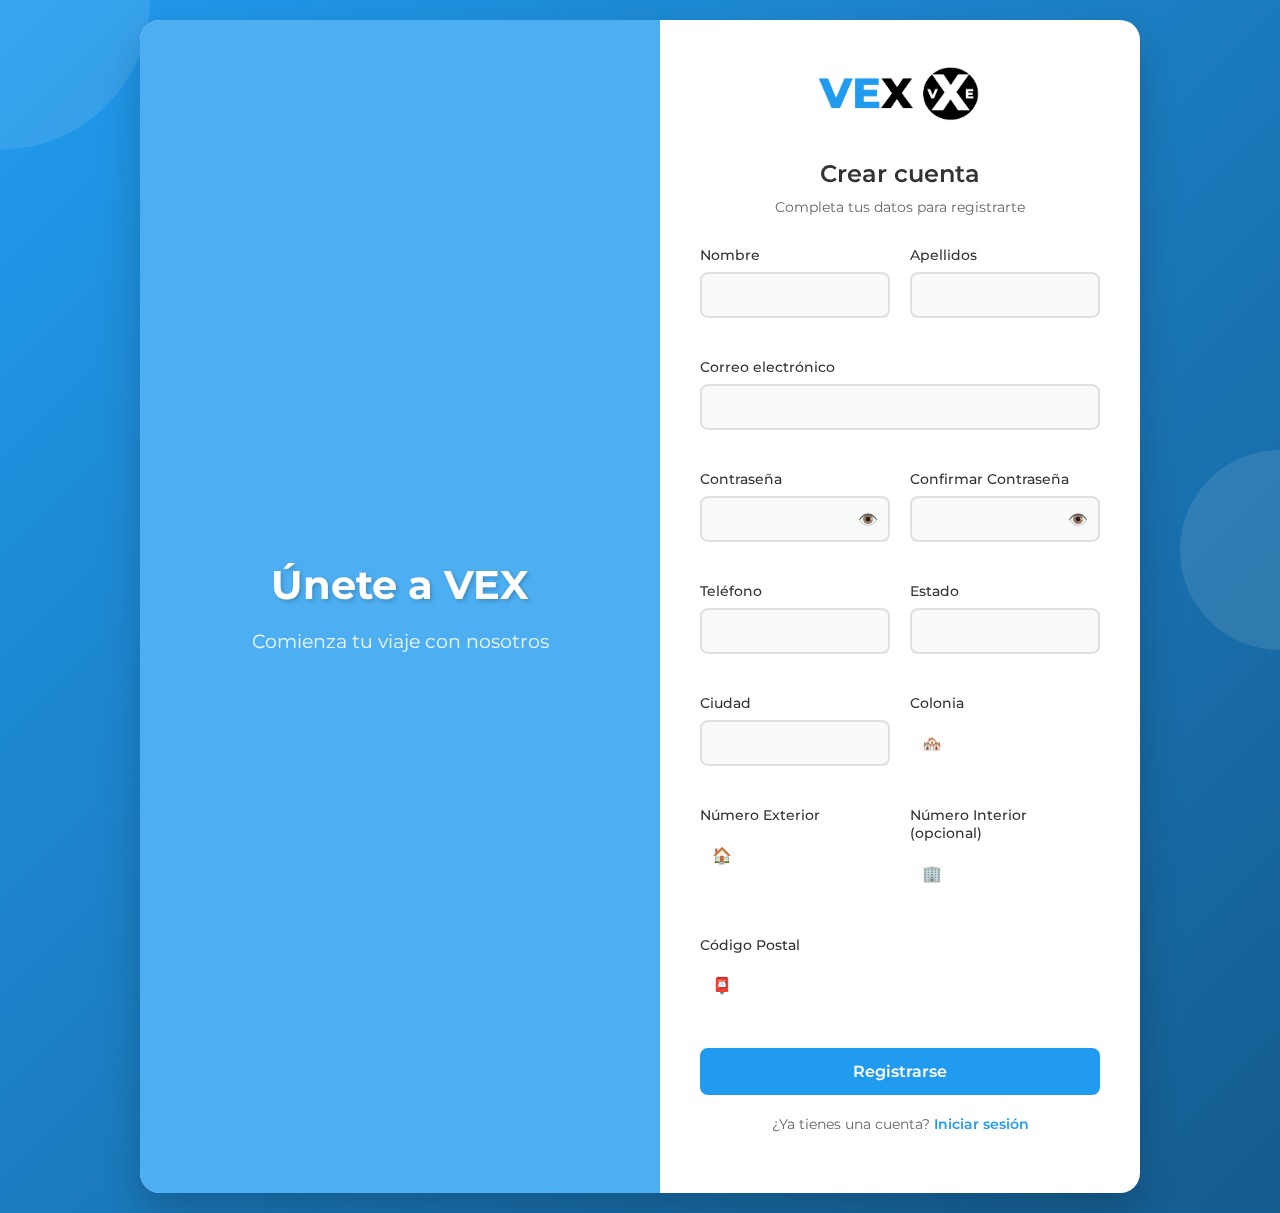
<file: registration.html>
<!DOCTYPE html>
<html lang="es">
<head>
    <meta charset="UTF-8">
    <meta name="viewport" content="width=device-width, initial-scale=1.0">
    <title>VEX - Registro</title>
    <link rel="stylesheet" href="login.css">
    <link rel="stylesheet" href="registration.css">
    <link href="https://fonts.googleapis.com/css2?family=Montserrat:wght@300;400;500;600;700&display=swap" rel="stylesheet">
</head>
<body>
    <div class="background-shapes">
        <div class="shape shape-1"></div>
        <div class="shape shape-2"></div>
        <div class="shape shape-3"></div>
    </div>
    
    <div class="container">
        <div class="login-container">
            <div class="side-image">
                <div class="overlay">
                    <h2>Únete a VEX</h2>
                    <p>Comienza tu viaje con nosotros</p>
                </div>
            </div>
            <div class="login-content">
                <div class="logo-container">
                    <img src="images/v3333_3.png" alt="VEX Logo" class="logo">
                </div>
                <h1>Crear cuenta</h1>
                <p class="subtitle">Completa tus datos para registrarte</p>

                <div id="error-message" class="error-message" style="display: none;"></div>
                <div id="success-message" class="success-message" style="display: none;"></div>

                <form id="registrationForm" class="registration-form">
                    <div class="form-group">
                        <label for="nombre">Nombre</label>
                        <div class="input-container">
                            <span class="input-icon">👤</span>
                            <input type="text" id="nombre" name="nombre" required>
                        </div>
                    </div>

                    <div class="form-group">
                        <label for="apellidos">Apellidos</label>
                        <div class="input-container">
                            <span class="input-icon">👤</span>
                            <input type="text" id="apellidos" name="apellidos" required>
                        </div>
                    </div>

                    <div class="form-group full-width">
                        <label for="correo">Correo electrónico</label>
                        <div class="input-container">
                            <span class="input-icon">✉️</span>
                            <input type="email" id="correo" name="correo" required>
                        </div>
                    </div>

                    <div class="form-group">
                        <label for="contrasena">Contraseña</label>
                        <div class="input-container">
                            <span class="input-icon">🔒</span>
                            <input type="password" id="contrasena" name="contrasena" required>
                            <button type="button" class="toggle-password" onclick="togglePassword('contrasena')">👁️</button>
                        </div>
                    </div>

                    <div class="form-group">
                        <label for="confirmar_contrasena">Confirmar Contraseña</label>
                        <div class="input-container">
                            <span class="input-icon">🔒</span>
                            <input type="password" id="confirmar_contrasena" name="confirmar_contrasena" required>
                            <button type="button" class="toggle-password" onclick="togglePassword('confirmar_contrasena')">👁️</button>
                        </div>
                    </div>

                    <div class="form-group">
                        <label for="telefono">Teléfono</label>
                        <div class="input-container">
                            <span class="input-icon">📱</span>
                            <input type="tel" id="telefono" name="telefono" required>
                        </div>
                    </div>

                    <div class="form-group">
                        <label for="estado">Estado</label>
                        <div class="input-container">
                            <span class="input-icon">📍</span>
                            <input type="text" id="estado" name="estado" required>
                        </div>
                    </div>

                    <div class="form-group">
                        <label for="ciudad">Ciudad</label>
                        <div class="input-container">
                            <span class="input-icon">🏙️</span>
                            <input type="text" id="ciudad" name="ciudad" required>
                        </div>
                    </div>

                    <div class="form-group">
                        <label for="colonia">Colonia</label>
                        <div class="input-container">
                            <span class="input-icon">🏘️</span>
                            <input type="text" id="colonia" name="colonia" required>
                        </div>
                    </div>

                    <div class="form-group">
                        <label for="numero_exterior">Número Exterior</label>
                        <div class="input-container">
                            <span class="input-icon">🏠</span>
                            <input type="text" id="numero_exterior" name="numero_exterior" required>
                        </div>
                    </div>

                    <div class="form-group">
                        <label for="numero_interior">Número Interior (opcional)</label>
                        <div class="input-container">
                            <span class="input-icon">🏢</span>
                            <input type="text" id="numero_interior" name="numero_interior">
                        </div>
                    </div>

                    <div class="form-group">
                        <label for="codigo_postal">Código Postal</label>
                        <div class="input-container">
                            <span class="input-icon">📮</span>
                            <input type="text" id="codigo_postal" name="codigo_postal" required>
                        </div>
                    </div>

                    <div class="form-group full-width">
                        <button type="submit" class="login-button">
                            <span>Registrarse</span>
                            <div class="button-loader"></div>
                        </button>
                    </div>
                </form>

                <p class="signup-text">
                    ¿Ya tienes una cuenta? <a href="login.html" class="signup-link">Iniciar sesión</a>
                </p>
            </div>
        </div>
    </div>

    <script src="registration.js"></script>
</body>
</html>
</file>
<file: avotex.css>
:root {
    --primary: #2D5A27;
    --primary-light: #8CC63F;
    --primary-dark: #1B4332;
    --accent: #FFB800;
    --brown: #8B4513;
    --text-dark: #333333;
    --text-light: #666666;
    --white: #FFFFFF;
    --background: #F5F9F7;
    --azul: #219BEF;
    --azul-oscuro: #176BAA;
    --azul-claro: #61B7F1;
    --azul-hover: #1a7cc0;
    --azul-extra-claro: #EBF6FF;
    --negro: #000000;
    --gris-claro: #f5f5f5;
    --gris-oscuro: #333333;
    --blanco: #ffffff;
    --shadow: 0 4px 6px rgba(45, 90, 39, 0.1);
    --transition: all 0.3s ease;
}

* {
    margin: 0;
    padding: 0;
    box-sizing: border-box;
    font-family: 'Montserrat', sans-serif;
}

body {
    background-color: var(--background);
    color: var(--text-dark);
    line-height: 1.6;
}

.navbar {
    background: var(--white);
    box-shadow: var(--shadow);
    position: fixed;
    width: 100%;
    top: 0;
    z-index: 1000;
    transition: all 0.3s ease;
}

.nav-container {
    max-width: 1200px;
    margin: 0 auto;
    padding: 1rem 2rem;
    display: flex;
    justify-content: space-between;
    align-items: center;
}

.logo {
    height: 40px;
    transition: var(--transition);
}

.logo:hover {
    transform: scale(1.05);
}

.nav-links {
    display: flex;
    gap: 2rem;
    align-items: center;
}

.nav-links a {
    text-decoration: none;
    color: var(--text-dark);
    font-weight: 500;
    transition: var(--transition);
    position: relative;
}

.nav-links a::after {
    content: '';
    position: absolute;
    bottom: -5px;
    left: 0;
    width: 0;
    height: 2px;
    background: var(--primary);
    transition: width 0.3s ease;
}

.nav-links a:hover::after {
    width: 100%;
}

.hero {
    padding: 8rem 2rem 4rem;
    display: grid;
    grid-template-columns: 1fr 1fr;
    gap: 4rem;
    max-width: 1200px;
    margin: 0 auto;
    align-items: center;
}

.avotex-logo {
    width: 200px;
    margin-bottom: 2rem;
    animation: floatAnimation 3s ease-in-out infinite;
}

@keyframes floatAnimation {
    0%, 100% { transform: translateY(0); }
    50% { transform: translateY(-10px); }
}

.animate-text {
    opacity: 0;
    transform: translateY(20px);
    animation: fadeInUp 0.8s ease forwards;
}

.animate-text-delay {
    opacity: 0;
    transform: translateY(20px);
    animation: fadeInUp 0.8s ease forwards;
    animation-delay: 0.3s;
}

.animate-fade-in {
    opacity: 0;
    animation: fadeIn 1s ease forwards;
    animation-delay: 0.5s;
}

@keyframes fadeInUp {
    to {
        opacity: 1;
        transform: translateY(0);
    }
}

@keyframes fadeIn {
    to {
        opacity: 1;
    }
}

.hero-content h1 {
    font-size: 3rem;
    margin-bottom: 1.5rem;
    color: var(--primary-dark);
}

.hero-content p {
    font-size: 1.2rem;
    color: var(--text-light);
    margin-bottom: 2rem;
}

.hero-buttons {
    display: flex;
    gap: 1rem;
}

.primary-btn, .secondary-btn {
    padding: 1rem 2rem;
    border-radius: 25px;
    text-decoration: none;
    font-weight: 600;
    transition: var(--transition);
}

.primary-btn {
    background: var(--primary);
    color: var(--white);
}

.secondary-btn {
    background: transparent;
    color: var(--primary);
    border: 2px solid var(--primary);
}

.primary-btn:hover {
    background: var(--primary-dark);
    transform: translateY(-2px);
}

.secondary-btn:hover {
    background: var(--primary);
    color: var(--white);
    transform: translateY(-2px);
}

.hero-image img {
    width: 100%;
    border-radius: 20px;
    box-shadow: var(--shadow);
}

/* AI Detection Section */
.ai-detection {
    background: linear-gradient(135deg, var(--primary-dark), var(--primary));
    padding: 6rem 2rem;
    color: var(--white);
    margin: 4rem 0;
}

.ai-content {
    max-width: 1200px;
    margin: 0 auto;
    display: grid;
    grid-template-columns: 1fr 1fr;
    gap: 4rem;
    align-items: center;
}

.detection-list {
    list-style: none;
    margin-top: 2rem;
}

.detection-list li {
    display: flex;
    align-items: center;
    margin-bottom: 1.5rem;
    padding: 1rem;
    background: rgba(255, 255, 255, 0.1);
    border-radius: 15px;
    transform: translateX(-20px);
    opacity: 0;
    animation: slideInRight 0.5s ease forwards;
}

.detection-list li:nth-child(2) { animation-delay: 0.2s; }
.detection-list li:nth-child(3) { animation-delay: 0.4s; }
.detection-list li:nth-child(4) { animation-delay: 0.6s; }

@keyframes slideInRight {
    to {
        transform: translateX(0);
        opacity: 1;
    }
}

.detection-icon {
    font-size: 2rem;
    margin-right: 1rem;
}

.scan-animation {
    position: relative;
    border-radius: 20px;
    overflow: hidden;
    box-shadow: 0 10px 30px rgba(0, 0, 0, 0.2);
}

.scan-image {
    width: 100%;
    display: block;
    border-radius: 20px;
}

.scan-line {
    position: absolute;
    top: 0;
    left: 0;
    width: 100%;
    height: 2px;
    background: var(--accent);
    box-shadow: 0 0 10px var(--accent);
    animation: scan 2s linear infinite;
}

.scan-dots {
    position: absolute;
    top: 0;
    left: 0;
    width: 100%;
    height: 100%;
    background: radial-gradient(circle at center, var(--accent) 1px, transparent 1px) 0 0/20px 20px;
    opacity: 0.3;
    animation: fade 2s linear infinite;
}

@keyframes scan {
    from { top: 0; }
    to { top: 100%; }
}

@keyframes fade {
    0%, 100% { opacity: 0.3; }
    50% { opacity: 0.6; }
}

/* Stats Section */
.stats {
    padding: 4rem 2rem;
    background: var(--white);
}

.stats-container {
    max-width: 1200px;
    margin: 0 auto;
    display: grid;
    grid-template-columns: repeat(3, 1fr);
    gap: 2rem;
    text-align: center;
}

.stat-item {
    padding: 2rem;
    background: var(--background);
    border-radius: 20px;
    box-shadow: var(--shadow);
    transform: translateY(20px);
    opacity: 0;
    transition: var(--transition);
}

.stat-item.visible {
    transform: translateY(0);
    opacity: 1;
}

.stat-number {
    font-size: 3rem;
    font-weight: 700;
    color: var(--primary);
    margin-bottom: 1rem;
}

.stat-label {
    color: var(--text-light);
    font-size: 1.1rem;
}

/* Features Section */
.features {
    padding: 4rem 2rem;
    background: var(--white);
}

.features h2 {
    text-align: center;
    font-size: 2.5rem;
    color: var(--primary-dark);
    margin-bottom: 3rem;
}

.features-grid {
    display: grid;
    grid-template-columns: repeat(auto-fit, minmax(250px, 1fr));
    gap: 2rem;
    max-width: 1200px;
    margin: 0 auto;
}

.feature-card {
    background: var(--white);
    padding: 2rem;
    border-radius: 15px;
    box-shadow: var(--shadow);
    transition: var(--transition);
    opacity: 0;
    transform: translateY(20px);
}

.feature-card.visible {
    opacity: 1;
    transform: translateY(0);
}

.feature-card:hover {
    transform: translateY(-5px);
}

.feature-icon {
    font-size: 2.5rem;
    margin-bottom: 1rem;
}

.feature-card h3 {
    color: var(--primary-dark);
    margin-bottom: 1rem;
}

.demo {
    padding: 4rem 2rem;
    background: linear-gradient(135deg, var(--primary-dark), var(--primary));
    color: var(--white);
}

.demo-content {
    max-width: 1200px;
    margin: 0 auto;
    display: grid;
    grid-template-columns: 1fr 1fr;
    gap: 4rem;
    align-items: center;
}

.demo-steps {
    display: flex;
    flex-direction: column;
    gap: 2rem;
}

.step {
    display: flex;
    align-items: center;
    gap: 1rem;
    opacity: 0;
    transform: translateX(-20px);
    animation: slideIn 0.5s ease forwards;
}

.step:nth-child(2) {
    animation-delay: 0.2s;
}

.step:nth-child(3) {
    animation-delay: 0.4s;
}

@keyframes slideIn {
    to {
        opacity: 1;
        transform: translateX(0);
    }
}

.step-number {
    background: var(--white);
    color: var(--primary);
    width: 40px;
    height: 40px;
    border-radius: 50%;
    display: flex;
    align-items: center;
    justify-content: center;
    font-weight: bold;
}

.gallery-container {
    position: relative;
}

.gallery-main {
    width: 100%;
    height: 400px;
    border-radius: 15px;
    margin-bottom: 1rem;
    object-fit: cover;
    cursor: zoom-in;
    transition: var(--transition);
}

.gallery-main:hover {
    transform: scale(1.05);
}

.gallery-thumbs {
    display: flex;
    gap: 1rem;
}

.thumb {
    width: 80px;
    height: 80px;
    border-radius: 10px;
    cursor: pointer;
    opacity: 0.6;
    transition: var(--transition);
    object-fit: cover;
}

.thumb.active, .thumb:hover {
    opacity: 1;
    border: 2px solid var(--primary);
}

.pricing {
    padding: 4rem 2rem;
    background: var(--background);
}

.pricing h2 {
    text-align: center;
    font-size: 2.5rem;
    color: var(--primary-dark);
    margin-bottom: 3rem;
}

.pricing-grid {
    display: grid;
    grid-template-columns: repeat(auto-fit, minmax(300px, 1fr));
    gap: 2rem;
    max-width: 1200px;
    margin: 0 auto;
}

.pricing-card {
    background: var(--white);
    padding: 2rem;
    border-radius: 15px;
    box-shadow: var(--shadow);
    position: relative;
    transition: var(--transition);
    opacity: 0;
    transform: translateY(20px);
}

.pricing-card.visible {
    opacity: 1;
    transform: translateY(0);
}

.pricing-card.featured {
    border: 2px solid var(--primary);
    transform: scale(1.05);
}

.featured-tag {
    position: absolute;
    top: -12px;
    right: 20px;
    background: var(--primary);
    color: var(--white);
    padding: 0.5rem 1rem;
    border-radius: 20px;
    font-size: 0.9rem;
}

.price {
    font-size: 2.5rem;
    color: var(--primary-dark);
    margin: 1.5rem 0;
}

.price span {
    font-size: 1rem;
    color: var(--text-light);
}

.features-list {
    list-style: none;
    margin: 2rem 0;
}

.features-list li {
    margin-bottom: 1rem;
    padding-left: 1.5rem;
    position: relative;
}

.features-list li::before {
    content: "✓";
    color: var(--primary);
    position: absolute;
    left: 0;
}

.buy-btn {
    width: 100%;
    padding: 1rem;
    border: none;
    border-radius: 25px;
    font-weight: 600;
    cursor: pointer;
    transition: var(--transition);
}

.buy-btn.primary {
    background: var(--primary);
    color: var(--white);
}

.buy-btn:hover {
    transform: translateY(-2px);
    box-shadow: var(--shadow);
}

.contact {
    padding: 4rem 2rem;
    background: var(--white);
}

.contact-content {
    max-width: 600px;
    margin: 0 auto;
    text-align: center;
}

.contact-form {
    margin-top: 2rem;
}

.form-group {
    margin-bottom: 1.5rem;
}

.form-group input,
.form-group textarea {
    width: 100%;
    padding: 1rem;
    border: 2px solid #eee;
    border-radius: 10px;
    transition: var(--transition);
}

.form-group textarea {
    height: 150px;
    resize: vertical;
}

.form-group input:focus,
.form-group textarea:focus {
    border-color: var(--primary);
    outline: none;
}

.submit-btn {
    background: var(--primary);
    color: var(--white);
    padding: 1rem 2rem;
    border: none;
    border-radius: 25px;
    cursor: pointer;
    transition: var(--transition);
}

.submit-btn:hover {
    background: var(--primary-dark);
}

.footer {
    background: var(--negro);
    color: var(--blanco);
    padding: 60px 20px 30px;
    margin-top: 60px;
    position: relative;
    overflow: hidden;
}

.footer-content {
    max-width: 1200px;
    margin: 0 auto;
    display: grid;
    grid-template-columns: repeat(auto-fit, minmax(250px, 1fr));
    gap: 50px;
}

.footer-section h3 {
    margin-bottom: 25px;
    color: var(--azul-claro);
    font-size: 1.3rem;
    position: relative;
    padding-bottom: 10px;
}

.footer-section h3::after {
    content: '';
    position: absolute;
    bottom: 0;
    left: 0;
    width: 50px;
    height: 3px;
    background: var(--azul);
}

.footer-section ul {
    list-style: none;
}

.footer-section ul li {
    margin-bottom: 15px;
}

.footer-section a {
    color: var(--blanco);
    text-decoration: none;
    opacity: 0.8;
    transition: var(--transicion);
    display: inline-block;
    padding: 5px 0;
}

.footer-section a:hover {
    opacity: 1;
    color: var(--azul-claro);
    transform: translateX(5px);
}

.footer-bottom {
    max-width: 1200px;
    margin: 50px auto 0;
    padding-top: 25px;
    border-top: 1px solid rgba(255, 255, 255, 0.1);
    text-align: center;
    opacity: 0.8;
    font-size: 0.9rem;
}
.mobile-app {
    padding: 6rem 2rem;
    background: linear-gradient(135deg, var(--primary-light) 0%, var(--primary) 100%);
    color: var(--white);
    overflow: hidden;
}

.app-content {
    max-width: 1200px;
    margin: 0 auto;
    display: grid;
    grid-template-columns: 1fr 1fr;
    gap: 4rem;
    align-items: center;
}

.app-info h2 {
    font-size: 2.5rem;
    margin-bottom: 1.5rem;
}

.app-info p {
    font-size: 1.2rem;
    margin-bottom: 2rem;
    opacity: 0.9;
}

.app-features {
    list-style: none;
    margin-bottom: 2rem;
}

.app-features li {
    display: flex;
    align-items: center;
    margin-bottom: 1.5rem;
    padding: 1rem;
    background: rgba(255, 255, 255, 0.1);
    border-radius: 15px;
    transform: translateX(-20px);
    opacity: 0;
    animation: slideInRight 0.5s ease forwards;
}

.app-features li:nth-child(2) { animation-delay: 0.2s; }
.app-features li:nth-child(3) { animation-delay: 0.4s; }
.app-features li:nth-child(4) { animation-delay: 0.6s; }

.app-feature-icon {
    font-size: 1.5rem;
    margin-right: 1rem;
}

.app-store-badges {
    display: flex;
    gap: 1rem;
    margin-top: 2rem;
}

.store-badge-link img {
    height: 50px;
    border-radius: 10px;
    transition: transform 0.3s ease;
}

.store-badge-link:hover img {
    transform: translateY(-5px);
}

.phone-mockup {
    position: relative;
    width: 300px;
    height: 600px;
    margin: 0 auto;
    border-radius: 40px;
    background: var(--white);
    padding: 15px;
    box-shadow: 0 25px 50px rgba(0, 0, 0, 0.2);
    transform: rotate(-5deg);
    overflow: hidden;
}

.app-screenshot {
    width: 100%;
    height: 100%;
    object-fit: cover;
    border-radius: 30px;
}

.scan-animation-mobile {
    position: absolute;
    top: 0;
    left: 0;
    width: 100%;
    height: 100%;
    border-radius: 30px;
    overflow: hidden;
}

.app-badges {
    display: flex;
    gap: 1rem;
    margin-top: 2rem;
    justify-content: center;
}

.app-badge img {
    height: 40px;
    border-radius: 8px;
    transition: transform 0.3s ease;
}

.app-badge:hover img {
    transform: translateY(-3px);
}

@media (max-width: 768px) {
    .hero {
        grid-template-columns: 1fr;
        text-align: center;
        padding-top: 6rem;
    }

    .hero-buttons {
        justify-content: center;
    }

    .demo-content {
        grid-template-columns: 1fr;
    }

    .nav-links {
        display: none;
    }

    .ai-content {
        grid-template-columns: 1fr;
    }

    .stats-container {
        grid-template-columns: 1fr;
    }

    .app-content {
        grid-template-columns: 1fr;
        text-align: center;
    }

    .app-features li {
        justify-content: center;
    }

    .app-store-badges {
        justify-content: center;
    }

    .phone-mockup {
        width: 250px;
        height: 500px;
        margin-top: 2rem;
    }
}

@media (max-width: 480px) {
    .hero-content h1 {
        font-size: 2rem;
    }

    .pricing-card.featured {
        transform: none;
    }

    .detection-list li {
        padding: 0.8rem;
    }

    .detection-icon {
        font-size: 1.5rem;
    }
}
</file>
<file: login.css>
:root {
    --primary-color: #219BEF;
    --secondary-color: #333333;
    --background-color: #f5f5f5;
    --text-color: #333333;
    --border-color: #e0e0e0;
    --hover-color: #1a75b5;
    --error-color: #dc3545;
    --success-color: #28a745;
    --gradient-start: #219BEF;
    --gradient-end: #155c8f;
}

* {
    margin: 0;
    padding: 0;
    box-sizing: border-box;
    font-family: 'Montserrat', sans-serif;
    
}

body {
    min-height: 100vh;
    display: flex;
    justify-content: center;
    align-items: center;
    background: linear-gradient(135deg, var(--gradient-start) 0%, var(--gradient-end) 100%);
    padding: 20px;
    position: relative;
    overflow: hidden;
    overflow-y: auto;
}

.background-shapes {
    position: fixed;
    width: 100%;
    height: 100%;
    top: 0;
    left: 0;
    z-index: 0;
    pointer-events: none;
}

.shape {
    position: absolute;
    border-radius: 50%;
    background: rgba(255, 255, 255, 0.1);
    animation: float 20s infinite;
}

.shape-1 {
    width: 300px;
    height: 300px;
    top: -150px;
    left: -150px;
}

.shape-2 {
    width: 200px;
    height: 200px;
    top: 50%;
    right: -100px;
    animation-delay: -5s;
}

.shape-3 {
    width: 150px;
    height: 150px;
    bottom: -75px;
    left: 50%;
    animation-delay: -10s;
}

@keyframes float {
    0%, 100% {
        transform: translate(0, 0) rotate(0deg);
    }
    25% {
        transform: translate(50px, 50px) rotate(90deg);
    }
    50% {
        transform: translate(0, 100px) rotate(180deg);
    }
    75% {
        transform: translate(-50px, 50px) rotate(270deg);
    }
}

.container {
    width: 100%;
    display: flex;
    justify-content: center;
    align-items: center;
    position: relative;
    z-index: 1;
}

.login-container {
    background: white;
    border-radius: 20px;
    box-shadow: 0 20px 40px rgba(0, 0, 0, 0.2);
    width: 100%;
    max-width: 1000px;
    display: flex;
    overflow: hidden;
    animation: fadeIn 0.5s ease-out;
}

.side-image {
    flex: 1;
    background-image: url('https://images.unsplash.com/photo-1618005182384-a83a8bd57fbe?q=80&w=2264&auto=format&fit=crop');
    background-size: cover;
    background-position: center;
    position: relative;
    display: flex;
    align-items: center;
    justify-content: center;
    min-height: 600px;
}

.side-image .overlay {
    position: absolute;
    top: 0;
    left: 0;
    right: 0;
    bottom: 0;
    background: rgba(33, 155, 239, 0.8);
    display: flex;
    flex-direction: column;
    justify-content: center;
    align-items: center;
    padding: 40px;
    color: white;
    text-align: center;
}

.side-image h2 {
    font-size: 2.5em;
    margin-bottom: 20px;
    text-shadow: 2px 2px 4px rgba(0, 0, 0, 0.2);
}

.side-image p {
    font-size: 1.2em;
    opacity: 0.9;
}

.login-content {
    flex: 1;
    padding: 40px;
    max-width: 480px;
}

@keyframes fadeIn {
    from {
        opacity: 0;
        transform: translateY(-20px);
    }
    to {
        opacity: 1;
        transform: translateY(0);
    }
}

.logo-container {
    text-align: center;
    margin-bottom: 30px;
}

.logo {
    width: 180px;
    height: auto;
    animation: pulse 2s infinite;
}

@keyframes pulse {
    0% {
        transform: scale(1);
    }
    50% {
        transform: scale(1.05);
    }
    100% {
        transform: scale(1);
    }
}

h1 {
    text-align: center;
    color: var(--text-color);
    margin-bottom: 10px;
    font-size: 24px;
    font-weight: 600;
}

.subtitle {
    text-align: center;
    color: #666;
    margin-bottom: 30px;
    font-size: 14px;
}

.form-group {
    margin-bottom: 20px;
}

.form-group label {
    display: block;
    margin-bottom: 8px;
    color: var(--text-color);
    font-size: 14px;
    font-weight: 500;
}

.input-container {
    position: relative;
    display: flex;
    align-items: center;
}

.input-icon {
    position: absolute;
    left: 12px;
    color: #666;
    font-size: 16px;
}

.input-container input {
    width: 100%;
    padding: 12px 15px 12px 40px;
    border: 2px solid var(--border-color);
    border-radius: 8px;
    font-size: 14px;
    transition: all 0.3s ease;
    background-color: #f8f9fa;
}

.input-container input:focus {
    border-color: var(--primary-color);
    outline: none;
    background-color: white;
    box-shadow: 0 0 0 4px rgba(33, 155, 239, 0.1);
}

.toggle-password {
    position: absolute;
    right: 12px;
    background: none;
    border: none;
    cursor: pointer;
    font-size: 16px;
    color: #666;
    padding: 0;
}

.options-group {
    display: flex;
    justify-content: space-between;
    align-items: center;
    margin-bottom: 20px;
}

.remember-me {
    display: flex;
    align-items: center;
    gap: 8px;
    font-size: 14px;
    color: #666;
    cursor: pointer;
}

.custom-checkbox {
    width: 18px;
    height: 18px;
    border: 2px solid var(--border-color);
    border-radius: 4px;
    display: inline-block;
    position: relative;
    transition: all 0.3s ease;
}

.remember-me input[type="checkbox"] {
    display: none;
}

.remember-me input[type="checkbox"]:checked + .custom-checkbox {
    background-color: var(--primary-color);
    border-color: var(--primary-color);
}

.remember-me input[type="checkbox"]:checked + .custom-checkbox::after {
    content: "✓";
    color: white;
    position: absolute;
    top: 50%;
    left: 50%;
    transform: translate(-50%, -50%);
    font-size: 12px;
}

.forgot-password {
    color: var(--primary-color);
    text-decoration: none;
    font-size: 14px;
    transition: color 0.3s ease;
}

.forgot-password:hover {
    color: var(--hover-color);
}

.login-button {
    width: 100%;
    padding: 14px;
    background-color: var(--primary-color);
    color: white;
    border: none;
    border-radius: 8px;
    font-size: 16px;
    font-weight: 600;
    cursor: pointer;
    transition: all 0.3s ease;
    position: relative;
    overflow: hidden;
}

.login-button:hover {
    background-color: var(--hover-color);
    transform: translateY(-2px);
}

.login-button:active {
    transform: translateY(0);
}

.button-loader {
    display: none;
    position: absolute;
    top: 50%;
    left: 50%;
    transform: translate(-50%, -50%);
    width: 20px;
    height: 20px;
    border: 3px solid rgba(255, 255, 255, 0.3);
    border-radius: 50%;
    border-top-color: white;
    animation: spin 1s infinite linear;
}

@keyframes spin {
    to {
        transform: translate(-50%, -50%) rotate(360deg);
    }
}

.login-button.loading span {
    opacity: 0;
}

.login-button.loading .button-loader {
    display: block;
}

.divider {
    text-align: center;
    margin: 20px 0;
    position: relative;
}

.divider::before,
.divider::after {
    content: "";
    position: absolute;
    top: 50%;
    width: 45%;
    height: 1px;
    background-color: var(--border-color);
}

.divider::before {
    left: 0;
}

.divider::after {
    right: 0;
}

.divider span {
    background-color: white;
    padding: 0 10px;
    color: #666;
    font-size: 14px;
}

.social-login {
    display: flex;
    gap: 10px;
    margin-bottom: 20px;
}

.social-button {
    flex: 1;
    display: flex;
    align-items: center;
    justify-content: center;
    gap: 10px;
    padding: 12px;
    border: 2px solid var(--border-color);
    border-radius: 8px;
    background-color: white;
    cursor: pointer;
    transition: all 0.3s ease;
    font-weight: 500;
}

.social-button:hover {
    background-color: #f8f9fa;
    transform: translateY(-2px);
    box-shadow: 0 4px 6px rgba(0, 0, 0, 0.1);
}

.social-button:active {
    transform: translateY(0);
}

.social-button img {
    width: 20px;
    height: 20px;
}

.signup-text {
    text-align: center;
    color: #666;
    font-size: 14px;
    margin-bottom: 20px;
}

.signup-link {
    color: var(--primary-color);
    text-decoration: none;
    font-weight: 600;
    transition: color 0.3s ease;
}

.signup-link:hover {
    color: var(--hover-color);
}

.language-selector {
    text-align: center;
}

.language-button {
    background: none;
    border: none;
    color: #666;
    font-size: 14px;
    cursor: pointer;
    display: flex;
    align-items: center;
    gap: 5px;
    margin: 0 auto;
    padding: 8px 16px;
    border-radius: 20px;
    transition: all 0.3s ease;
}

.language-button:hover {
    background-color: #f8f9fa;
}

.arrow {
    font-size: 10px;
    transition: transform 0.3s ease;
}

.language-button:hover .arrow {
    transform: rotate(180deg);
}

@media (max-width: 768px) {
    .login-container {
        flex-direction: column;
    }

    .side-image {
        min-height: 200px;
    }

    .login-content {
        padding: 30px;
    }
}

@media (max-width: 480px) {
    .login-container {
        border-radius: 12px;
    }

    .side-image {
        min-height: 150px;
    }

    .login-content {
        padding: 20px;
    }

    .social-login {
        flex-direction: column;
    }

    .options-group {
        flex-direction: column;
        gap: 10px;
        align-items: flex-start;
    }

    h1 {
        font-size: 20px;
    }

    .subtitle {
        font-size: 12px;
    }
}
</file>
<file: opiniones.css>
:root {
    --azul: #219BEF;
    --azul-oscuro: #176BAA;
    --azul-claro: #61B7F1;
    --azul-hover: #1a7cc0;
    --azul-extra-claro: #EBF6FF;
    --negro: #000000;
    --gris-claro: #f5f5f5;
    --gris-oscuro: #333333;
    --blanco: #ffffff;
    --sombra-suave: 0 2px 10px rgba(0, 0, 0, 0.1);
    --sombra-media: 0 4px 12px rgba(0, 0, 0, 0.15);
    --transicion: all 0.3s ease;
    --gradiente-primario: linear-gradient(135deg, #00C6FB 0%, #005BEA 100%);
    --gradiente-secundario: linear-gradient(135deg, #5D26C1 0%, #a17fe0 100%);
    --gradiente-oscuro: linear-gradient(135deg, #0F2027 0%, #203A43 50%, #2C5364 100%);
}

* {
    margin: 0;
    padding: 0;
    box-sizing: border-box;
    font-family: 'Montserrat', sans-serif;
}

.background-animation {
    position: fixed;
    top: 0;
    left: 0;
    width: 100%;
    height: 100%;
    z-index: -1;
    background: linear-gradient(45deg, #219BEF, #176BAA, #61B7F1);
    background-size: 400% 400%;
    animation: gradientBG 15s ease infinite;
    opacity: 0.9;
}

@keyframes gradientBG {
    0% { background-position: 0% 50%; }
    50% { background-position: 100% 50%; }
    100% { background-position: 0% 50%; }
}

body {
    min-height: 100vh;
    display: flex;
    flex-direction: column;
    color: var(--negro);
    background-color: var(--blanco);
    position: relative;
}

.nav-container {
    display: flex;
    justify-content: space-between;
    align-items: center;
    padding: 1rem 5%;
    background: rgba(255, 255, 255, 0.95);
    backdrop-filter: blur(10px);
    box-shadow: 0 4px 30px rgba(0, 0, 0, 0.1);
    position: sticky;
    top: 0;
    z-index: 100;
}

.logo-link {
    display: flex;
    align-items: center;
}

.logo {
    height: 40px;
    transition: transform 0.3s ease;
}

.logo:hover {
    transform: scale(1.05);
}

.nav-links {
    display: flex;
    gap: 2rem;
    align-items: center;
}

.nav-links a {
    text-decoration: none;
    color: var(--negro);
    font-weight: 500;
    padding: 0.5rem 1rem;
    border-radius: 8px;
    transition: all 0.3s ease;
}

.nav-links a:hover {
    color: var(--azul);
    background: rgba(33, 155, 239, 0.1);
}

.feedback-container {
    max-width: 1200px;
    margin: 2rem auto;
    padding: 0 1.5rem;
    flex-grow: 1;
}

.page-header {
    text-align: center;
    margin-bottom: 3rem;
}

h1 {
    font-size: 2.5rem;
    color: var(--blanco);
    margin-bottom: 1rem;
    text-shadow: 2px 2px 4px rgba(0, 0, 0, 0.2);
}

.subtitle {
    color: var(--blanco);
    font-size: 1.2rem;
    opacity: 0.9;
}

.rating-section {
    text-align: center;
    padding: 2rem;
    background: rgba(255, 255, 255, 0.95);
    border-radius: 20px;
    box-shadow: 0 8px 32px rgba(31, 38, 135, 0.15);
    backdrop-filter: blur(20px);
    border: 1px solid rgba(255, 255, 255, 0.18);
    margin-bottom: 2rem;
}

.rating-section h2 {
    color: var(--negro);
    margin-bottom: 1.5rem;
    font-size: 1.8rem;
}

.stars-container {
    display: inline-block;
    padding: 1rem 2rem;
    background: rgba(255, 255, 255, 0.5);
    border-radius: 15px;
}

.stars {
    display: flex;
    justify-content: center;
    gap: 0.5rem;
    font-size: 2.5rem;
    margin-bottom: 0.5rem;
}

.star {
    cursor: pointer;
    transition: all 0.3s ease;
    color: #ddd;
}

.star:hover,
.star.active {
    color: #FFD700;
    transform: scale(1.2) rotate(5deg);
}

.rating-text {
    color: var(--gris-oscuro);
    font-weight: 500;
}

.feedback-form {
    background: rgba(255, 255, 255, 0.95);
    padding: 2rem;
    border-radius: 20px;
    box-shadow: 0 8px 32px rgba(31, 38, 135, 0.15);
    backdrop-filter: blur(20px);
    border: 1px solid rgba(255, 255, 255, 0.18);
    margin-bottom: 2rem;
}

.form-grid {
    display: grid;
    grid-template-columns: repeat(auto-fit, minmax(250px, 1fr));
    gap: 1.5rem;
    margin-bottom: 1.5rem;
}

.form-group {
    margin-bottom: 1.5rem;
}

.form-group label {
    display: block;
    margin-bottom: 0.5rem;
    color: var(--negro);
    font-weight: 500;
}

.form-group input,
.form-group select,
.form-group textarea {
    width: 100%;
    padding: 1rem;
    border: 2px solid rgba(0, 0, 0, 0.1);
    border-radius: 10px;
    font-size: 1rem;
    transition: all 0.3s ease;
    background: rgba(255, 255, 255, 0.9);
}

.form-group input:focus,
.form-group select:focus,
.form-group textarea:focus {
    border-color: var(--azul);
    box-shadow: 0 0 0 4px rgba(33, 155, 239, 0.1);
    outline: none;
}

.form-group textarea {
    height: 150px;
    resize: vertical;
}

.file-upload-label {
    display: block;
    padding: 2rem;
    border: 2px dashed rgba(0, 0, 0, 0.1);
    border-radius: 10px;
    cursor: pointer;
    text-align: center;
    transition: all 0.3s ease;
}

.file-upload-label:hover {
    border-color: var(--azul);
    background: rgba(33, 155, 239, 0.05);
}

.file-upload-label span {
    display: block;
    margin-bottom: 0.5rem;
    font-weight: 500;
}

.file-upload-label small {
    color: var(--gris-oscuro);
}

.file-upload-input {
    display: none;
}

.image-preview {
    display: grid;
    grid-template-columns: repeat(auto-fill, minmax(100px, 1fr));
    gap: 1rem;
    margin-top: 1rem;
}

.image-preview img {
    width: 100%;
    aspect-ratio: 1;
    object-fit: cover;
    border-radius: 10px;
    box-shadow: 0 4px 12px rgba(0, 0, 0, 0.1);
    transition: transform 0.3s ease;
}

.image-preview img:hover {
    transform: scale(1.05);
}

.submit-btn {
    width: 100%;
    padding: 1rem;
    font-size: 1.1rem;
    font-weight: 600;
    color: var(--blanco);
    background: var(--gradiente-primario);
    border: none;
    border-radius: 10px;
    cursor: pointer;
    position: relative;
    overflow: hidden;
    transition: all 0.3s ease;
}

.submit-btn:hover {
    transform: translateY(-2px);
    box-shadow: 0 8px 20px rgba(33, 155, 239, 0.3);
}

.submit-btn-bg {
    position: absolute;
    top: 0;
    left: -100%;
    width: 100%;
    height: 100%;
    background: linear-gradient(90deg, transparent, rgba(255, 255, 255, 0.2), transparent);
    transition: 0.5s;
}

.submit-btn:hover .submit-btn-bg {
    left: 100%;
}

.recent-feedback {
    background: rgba(255, 255, 255, 0.95);
    padding: 2rem;
    border-radius: 20px;
    box-shadow: 0 8px 32px rgba(31, 38, 135, 0.15);
    backdrop-filter: blur(20px);
    border: 1px solid rgba(255, 255, 255, 0.18);
}

.section-header {
    display: flex;
    justify-content: space-between;
    align-items: center;
    margin-bottom: 2rem;
    flex-wrap: wrap;
    gap: 1rem;
}

.section-header h2 {
    color: var(--negro);
    font-size: 1.8rem;
}

.feedback-filters {
    display: flex;
    gap: 0.5rem;
}

.filter-btn {
    padding: 0.5rem 1rem;
    border: none;
    border-radius: 20px;
    background: rgba(0, 0, 0, 0.05);
    color: var(--gris-oscuro);
    cursor: pointer;
    transition: all 0.3s ease;
}

.filter-btn:hover,
.filter-btn.active {
    background: var(--azul);
    color: var(--blanco);
}

.feedback-list {
    display: grid;
    gap: 1.5rem;
}

.feedback-item {
    padding: 1.5rem;
    background: rgba(255, 255, 255, 0.8);
    border-radius: 15px;
    transition: all 0.3s ease;
    border: 1px solid rgba(255, 255, 255, 0.2);
}

.feedback-item:hover {
    transform: translateY(-4px);
    box-shadow: 0 8px 20px rgba(0, 0, 0, 0.1);
    background: rgba(255, 255, 255, 0.95);
}

.feedback-header {
    display: flex;
    justify-content: space-between;
    align-items: center;
    margin-bottom: 1rem;
}

.feedback-title {
    font-size: 1.2rem;
    font-weight: 600;
    color: var(--azul);
}

.feedback-rating {
    color: #FFD700;
    font-size: 1.2rem;
    text-shadow: 0 2px 4px rgba(0, 0, 0, 0.1);
}

.feedback-type {
    display: inline-block;
    padding: 0.3rem 1rem;
    border-radius: 20px;
    font-size: 0.9rem;
    margin-bottom: 1rem;
    font-weight: 500;
}

.feedback-type.opinion { background: rgba(33, 155, 239, 0.1); color: var(--azul); }
.feedback-type.sugerencia { background: rgba(46, 125, 50, 0.1); color: #2E7D32; }
.feedback-type.queja { background: rgba(198, 40, 40, 0.1); color: #C62828; }
.feedback-type.mejora { background: rgba(21, 101, 192, 0.1); color: #1565C0; }

.feedback-content {
    color: var(--gris-oscuro);
    line-height: 1.6;
    margin-bottom: 1rem;
}

.feedback-date {
    color: var(--gris-oscuro);
    font-size: 0.9rem;
    opacity: 0.8;
}


.social-link {
    color: var(--blanco);
    text-decoration: none;
    padding: 0.5rem 1rem;
    border-radius: 20px;
    background: rgba(255, 255, 255, 0.1);
    transition: all 0.3s ease;
}

.social-link:hover {
    background: rgba(255, 255, 255, 0.2);
    transform: translateY(-2px);
}

.footer {
    background: var(--negro);
    color: var(--blanco);
    padding: 60px 20px 30px;
    margin-top: 60px;
    position: relative;
    overflow: hidden;
}

.footer-content {
    max-width: 1200px;
    margin: 0 auto;
    display: grid;
    grid-template-columns: repeat(auto-fit, minmax(250px, 1fr));
    gap: 50px;
}

.footer-section h3 {
    margin-bottom: 25px;
    color: var(--azul-claro);
    font-size: 1.3rem;
    position: relative;
    padding-bottom: 10px;
}

.footer-section h3::after {
    content: '';
    position: absolute;
    bottom: 0;
    left: 0;
    width: 50px;
    height: 3px;
    background: var(--azul);
}

.footer-section ul {
    list-style: none;
}

.footer-section ul li {
    margin-bottom: 15px;
}

.footer-section a {
    color: var(--blanco);
    text-decoration: none;
    opacity: 0.8;
    transition: var(--transicion);
    display: inline-block;
    padding: 5px 0;
}

.footer-section a:hover {
    opacity: 1;
    color: var(--azul-claro);
    transform: translateX(5px);
}

.footer-bottom {
    max-width: 1200px;
    margin: 50px auto 0;
    padding-top: 25px;
    border-top: 1px solid rgba(255, 255, 255, 0.1);
    text-align: center;
    opacity: 0.8;
    font-size: 0.9rem;
}


@media (max-width: 768px) {
    .nav-container {
        padding: 1rem;
    }

    .feedback-container {
        margin: 1rem auto;
    }

    h1 {
        font-size: 2rem;
    }

    .stars {
        font-size: 2rem;
    }

    .section-header {
        flex-direction: column;
        align-items: flex-start;
    }

    .feedback-filters {
        width: 100%;
        overflow-x: auto;
        padding-bottom: 0.5rem;
    }

    .filter-btn {
        white-space: nowrap;
    }
}

@media (max-width: 480px) {
    .nav-container {
        padding: 0.8rem;
    }

    .logo {
        height: 30px;
    }

    .nav-links {
        gap: 1rem;
    }

    h1 {
        font-size: 1.5rem;
    }

    .stars {
        font-size: 1.8rem;
    }

    .rating-section,
    .feedback-form,
    .recent-feedback {
        padding: 1.5rem;
    }

    .form-grid {
        grid-template-columns: 1fr;
    }
}
</file>
<file: styleR.css>
:root {
    --azul: #219BEF;
    --primary-color: #000000;
    --secondary-color: #333333;
    --white: #ffffff;
    --black: #000000;
    --gray-100: #f3f4f6;
    --gray-200: #e5e7eb;
    --gray-300: #d1d5db;
    --gray-700: #374151;
    --gray-900: #111827;
}

* {
    margin: 0;
    padding: 0;
    box-sizing: border-box;
    font-family: "Montserrat", sans-serif;
}

body {
  background: linear-gradient(135deg, #219BEF 0%, #1a75b5 50%, #155c8f 100%);
  background-attachment: fixed;
  color: var(--black);
  position: relative;
  overflow-x: hidden;
}

body::before {
  content: '';
  position: fixed;
  top: 0;
  left: 0;
  width: 100%;
  height: 100%;
  background-image: url("data:image/svg+xml,%3Csvg width='60' height='60' viewBox='0 0 60 60' xmlns='http://www.w3.org/2000/svg'%3E%3Cg fill='none' fill-rule='evenodd'%3E%3Cg fill='%23ffffff' fill-opacity='0.05'%3E%3Cpath d='M36 34v-4h-2v4h-4v2h4v4h2v-4h4v-2h-4zm0-30V0h-2v4h-4v2h4v4h2V6h4V4h-4zM6 34v-4H4v4H0v2h4v4h2v-4h4v-2H6zM6 4V0H4v4H0v2h4v4h2V6h4V4H6z'/%3E%3C/g%3E%3C/g%3E%3C/svg%3E");
  pointer-events: none;
}

.main-nav {
    display: flex;
    justify-content: space-between;
    align-items: center;
    padding: 1rem 2rem;
    background-color: var(--white);
    color: #000000;
    height: 140px;
}

.nav-left, .nav-right {
    display: flex;
    align-items: center;
    gap: 2rem;
    color: #000000;
}

.nav-products{
  display: flex;
  gap: 40px; 
}

.logo {
    width: 150px;
    height: auto;
}

.nav-link {
    text-decoration: none;
    color: var(--black);
    font-weight: 500;

}

.search-bar {
  display: flex;
  align-items: center;
  background-color: var(--white);
  border: 1px solid #000;
  border-radius: 4px;
  padding: 0.5rem;
}

.search-bar input {
    background: none;
    border: none;
    color: var(--black);
    padding: 0.25rem 0.5rem;
    outline: none;
}

.search-bar button {
    background: none;
    border: none;
    cursor: pointer;
    padding: 0 0.5rem;
}

.registration-container {
    max-width: 600px;
    margin: 2rem auto;
    padding: 2rem;
    background-color: var(--white);
    border-radius: 8px;
}

.registration-container h1 {
    font-size: 1.75rem;
    margin-bottom: 0.5rem;
    text-align: center;
}

.subtitle {
    text-align: center;
    color: var(--gray-700);
    margin-bottom: 2rem;
}

.registration-form {
    background-color: var(--white);
    padding: 2rem;
    border-radius: 8px;
    box-shadow: 0px 4px 10px rgba(0, 0, 0, 0.1);
}

.form-section {
    margin-bottom: 2rem;
}

.form-section h2 {
    font-size: 1.25rem;
    margin-bottom: 1rem;
    color: var(--black);
}

.form-note {
    color: var(--gray-700);
    font-size: 0.875rem;
    margin-bottom: 1.5rem;
}

.form-group {
    margin-bottom: 1.5rem;
}

.form-group label {
    display: block;
    margin-bottom: 0.5rem;
    color: var(--black);
    font-weight: bold;
}

.form-group input {
    width: 100%;
    padding: 0.75rem;
    border: 1px solid var(--gray-300);
    border-radius: 4px;
    background-color: var(--white);
    color: var(--black);
}

.form-group small {
    display: block;
    color: var(--gray-700);
    font-size: 0.75rem;
    margin-top: 0.25rem;
}

.checkbox-group {
    display: flex;
    flex-direction: column;
    gap: 0.5rem; 
}

.checkbox-group label {
    display: flex;
    align-items: center; 
    gap: 0.5rem;
    font-size: 16px; 
}

.checkbox-group input[type="checkbox"] {
    width: 16px; 
    height: 16px;
}



.submit-btn {
    width: 100%;
    padding: 1rem;
    background-color: var(--azul);
    color: var(--white);
    border: none;
    border-radius: 4px;
    font-weight: bold;
    cursor: pointer;
    transition: background-color 0.2s;
}

.submit-btn:hover {
    background-color: #333333;
}

.button::before {
    font-size: 12px;
    margin-right: 5px;
}  
  .container {
    min-height: 100vh;
    background: linear-gradient(to bottom, #44337a, #1a202c);
    color: white;
  }
  
  .notice-banner {
    background-color: #44337a;
    padding: 1rem;
    text-align: center;
  }
  
  .notice-banner p {
    max-width: 1024px;
    margin: 0 auto;
    font-size: 0.875rem;
  }
  
  .main-content {
    max-width: 1024px;
    margin: 0 auto;
    padding: 4rem 1rem;
  }
  
  h2 {
    text-align: center;
    font-size: 1.875rem;
    font-weight: 300;
    margin-bottom: 4rem;
  }
  
  .contact-grid {
    display: grid;
    grid-template-columns: repeat(1, 1fr);
    gap: 2rem;
    text-align: center;
    margin-bottom: 6rem;
  }
  
  @media (min-width: 768px) {
    .contact-grid {
      grid-template-columns: repeat(3, 1fr);
    }
  }
  
  .contact-item {
    display: flex;
    flex-direction: column;
    align-items: center;
  }
  
  .contact-item svg {
    margin-bottom: 1rem;
  }
  
  .contact-item .label {
    font-weight: 300;
    margin-bottom: 0.5rem;
  }
  
  .contact-item .value {
    font-size: 1.125rem;
  }
  
  .contact-item .description {
    font-size: 0.875rem;
    opacity: 0.8;
  }
  
  .footer-grid {
    display: grid;
    grid-template-columns: repeat(1, 1fr);
    gap: 2rem;
    margin-bottom: 4rem;
  }
  
  @media (min-width: 768px) {
    .footer-grid {
      grid-template-columns: repeat(3, 1fr);
    }
  }
  
  .footer-column h3 {
    font-weight: 500;
    margin-bottom: 1rem;
  }
  
  .footer-column ul {
    list-style: none;
  }
  
  .footer-column li {
    font-size: 0.875rem;
    opacity: 0.8;
    margin-bottom: 0.5rem;
  }
  
  .bottom-footer {
    border-top: 1px solid rgba(255, 255, 255, 0.2);
    padding-top: 2rem;
    margin-top: 4rem;
  }
  
  .footer-links {
    display: flex;
    flex-wrap: wrap;
    gap: 1rem;
    margin-bottom: 1rem;
  }
  
  .footer-links a {
    color: white;
    text-decoration: none;
    font-size: 0.875rem;
    opacity: 0.8;
  }
  
  .footer-links a:hover {
    text-decoration: underline;
  }
  
  .region-selector {
    display: flex;
    align-items: center;
    gap: 0.5rem;
    font-size: 0.875rem;
    opacity: 0.8;
    margin: 1rem 0;
  }
  
  .region-selector button {
    background: none;
    border: none;
    color: white;
    text-decoration: underline;
    cursor: pointer;
    padding: 0;
    font-size: 0.875rem;
  }
  
  .copyright {
    text-align: center;
    font-size: 0.875rem;
    opacity: 0.8;
    margin-top: 2rem;
  }

@media (max-width: 768px) {
    .main-nav {
        flex-direction: column;
        gap: 1rem;
        padding: 1rem;
    }

    .nav-right {
        width: 100%;
    }

    .search-bar {
        width: 100%;
    }

    .registration-container {
        max-width: 100%;
        padding: 1rem;
    }

    .footer-content {
        flex-direction: column;
        align-items: center;
        text-align: center;
    }

    .footer-links {
        flex-direction: column;
        align-items: center;
    }
}
</file>
<file: registration.css>
.registration-form {
    display: grid;
    grid-template-columns: repeat(2, 1fr);
    gap: 20px;
}

.form-group.full-width {
    grid-column: 1 / -1;
}

@media (max-width: 768px) {
    .registration-form {
        grid-template-columns: 1fr;
    }
}

.success-message {
    background-color: var(--success-color);
    color: white;
    padding: 10px;
    border-radius: 8px;
    text-align: center;
    margin-bottom: 15px;
    animation: fadeIn 0.5s ease-out;
}

.error-message {
    background-color: var(--error-color);
    color: white;
    padding: 10px;
    border-radius: 8px;
    text-align: center;
    margin-bottom: 15px;
    animation: fadeIn 0.5s ease-out;
}
</file>
